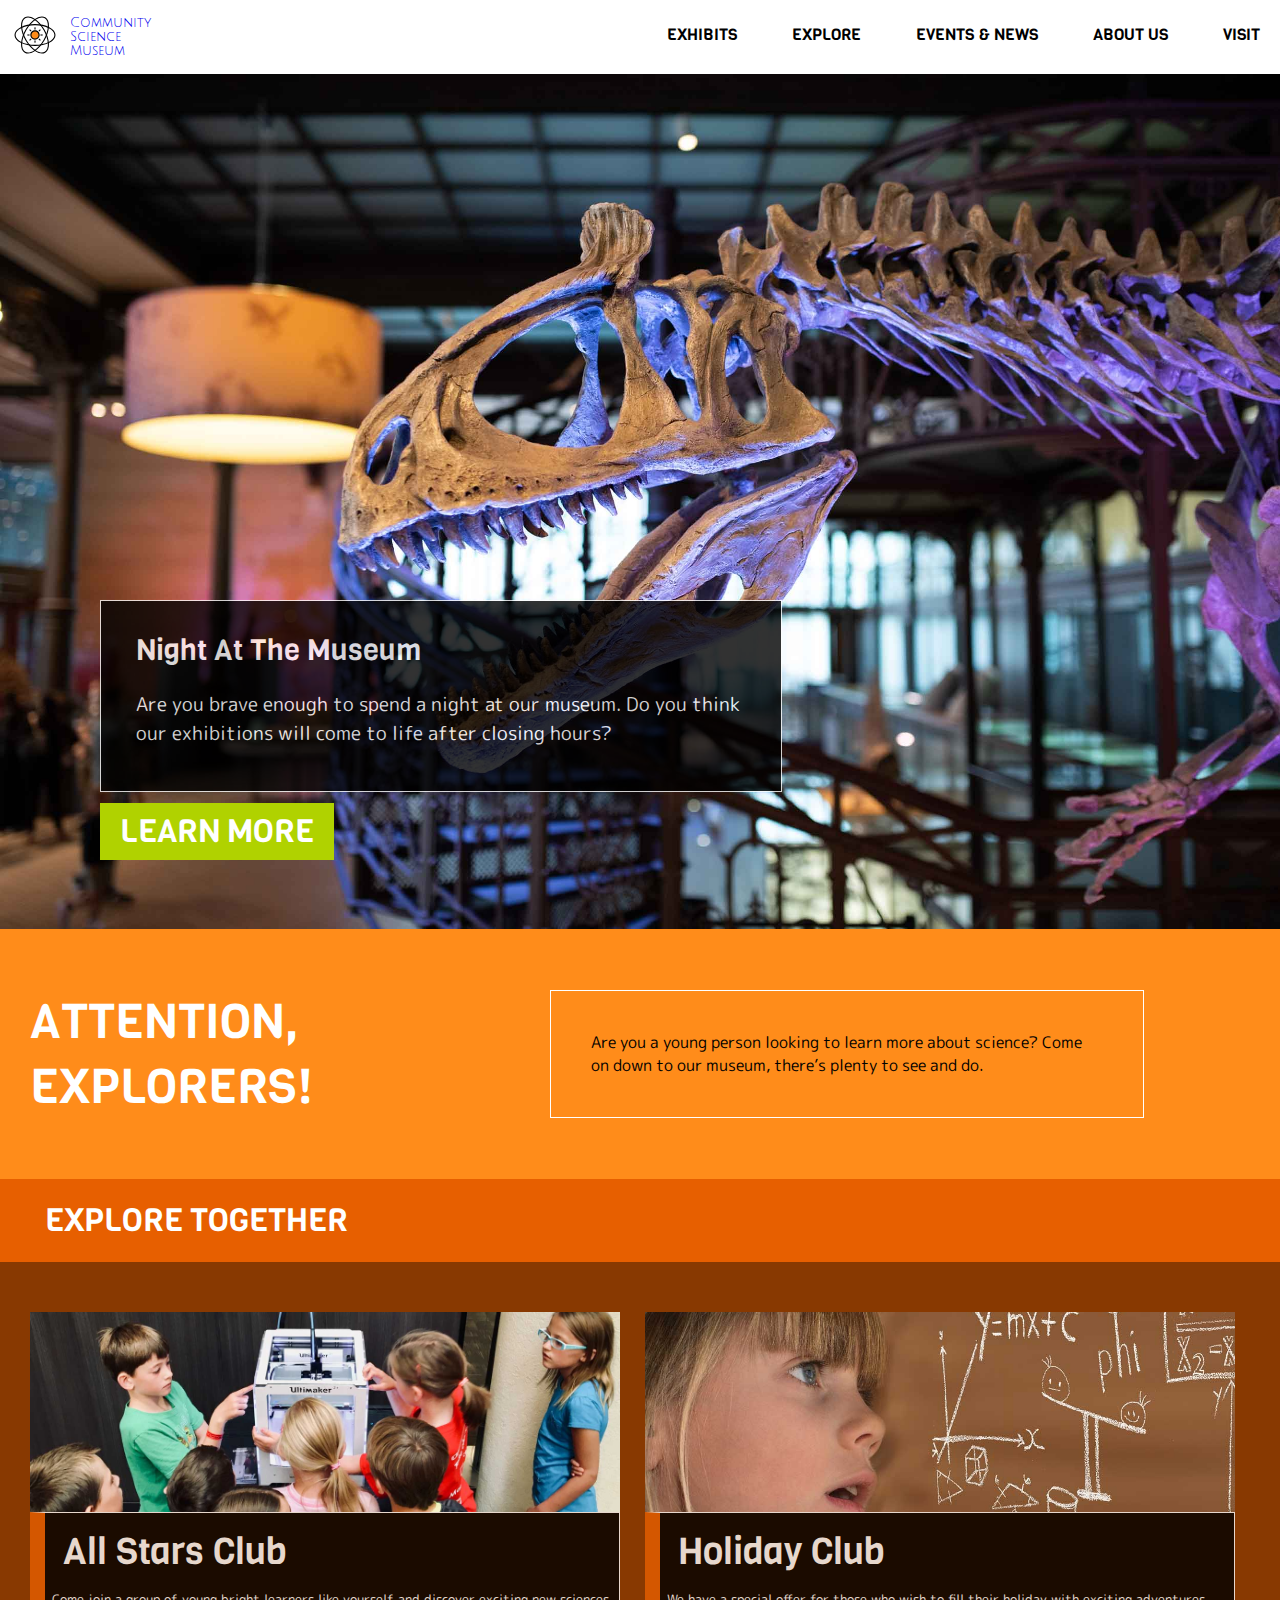
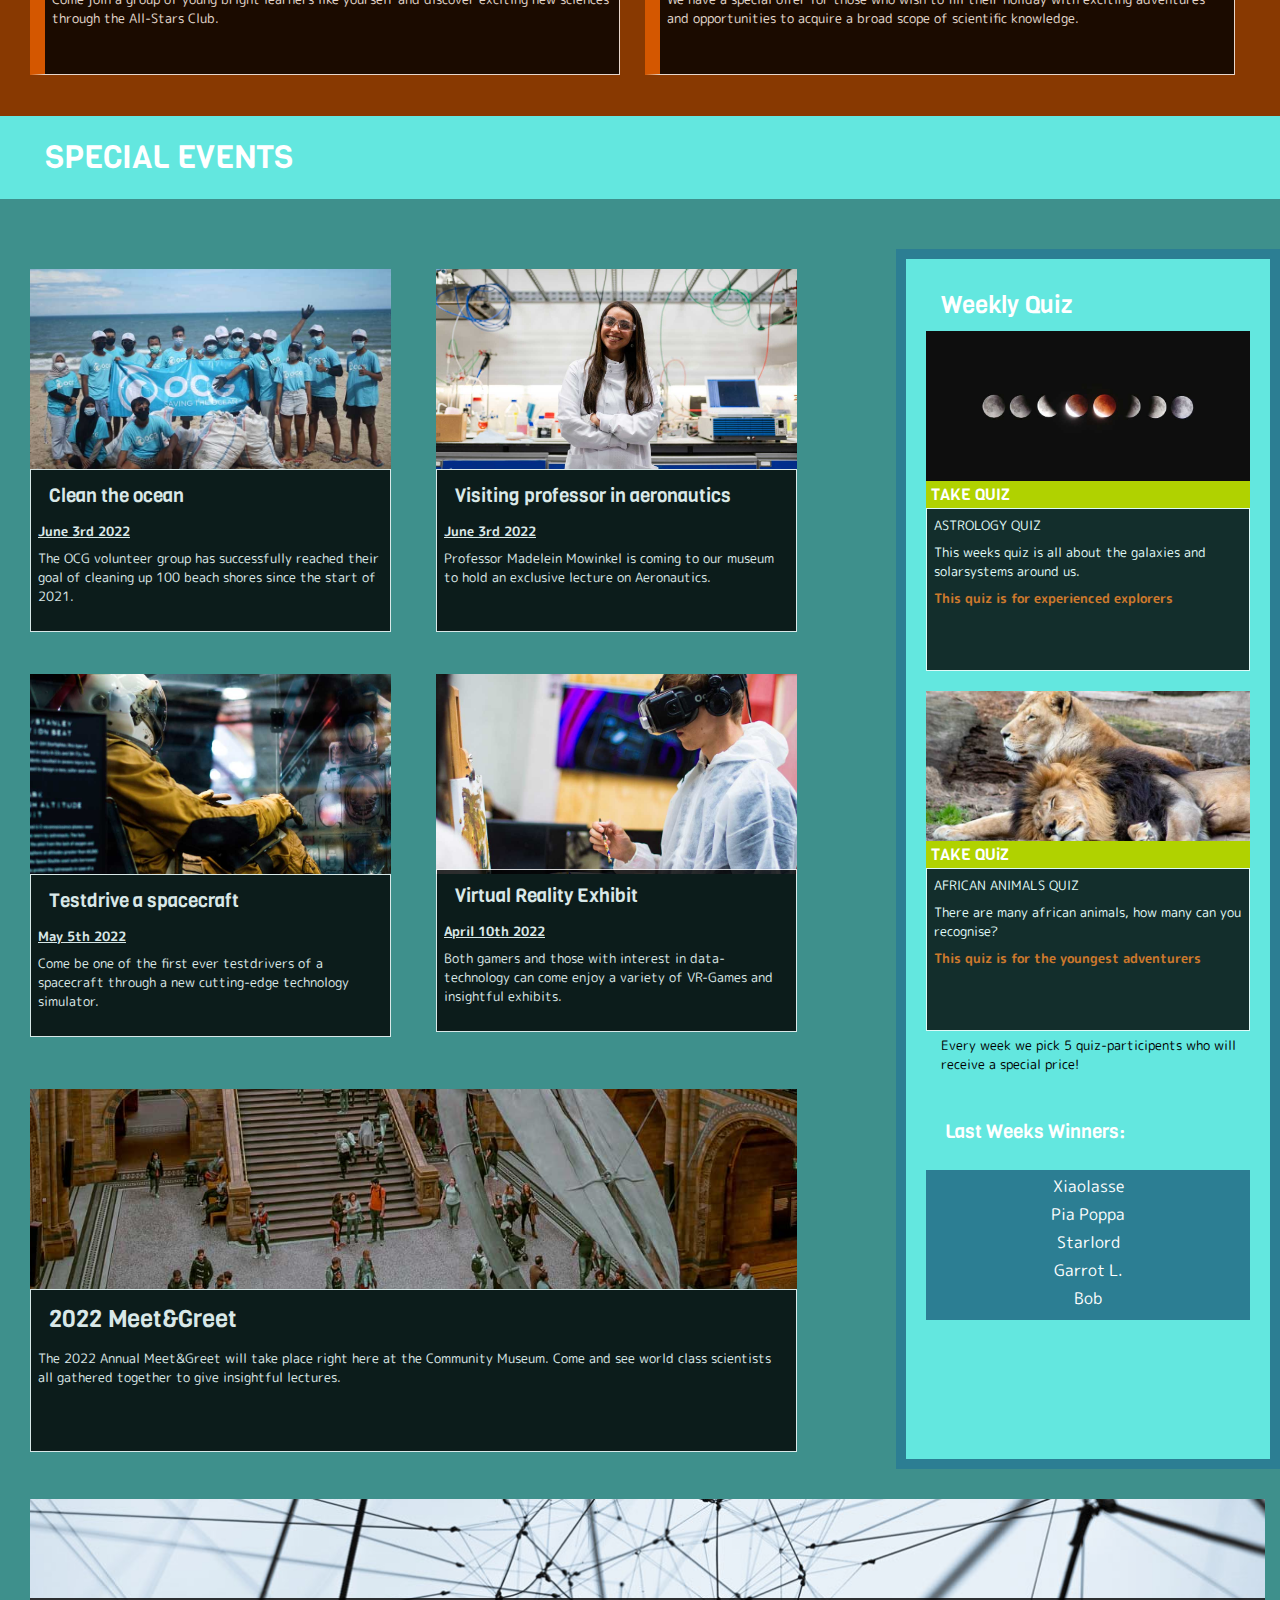
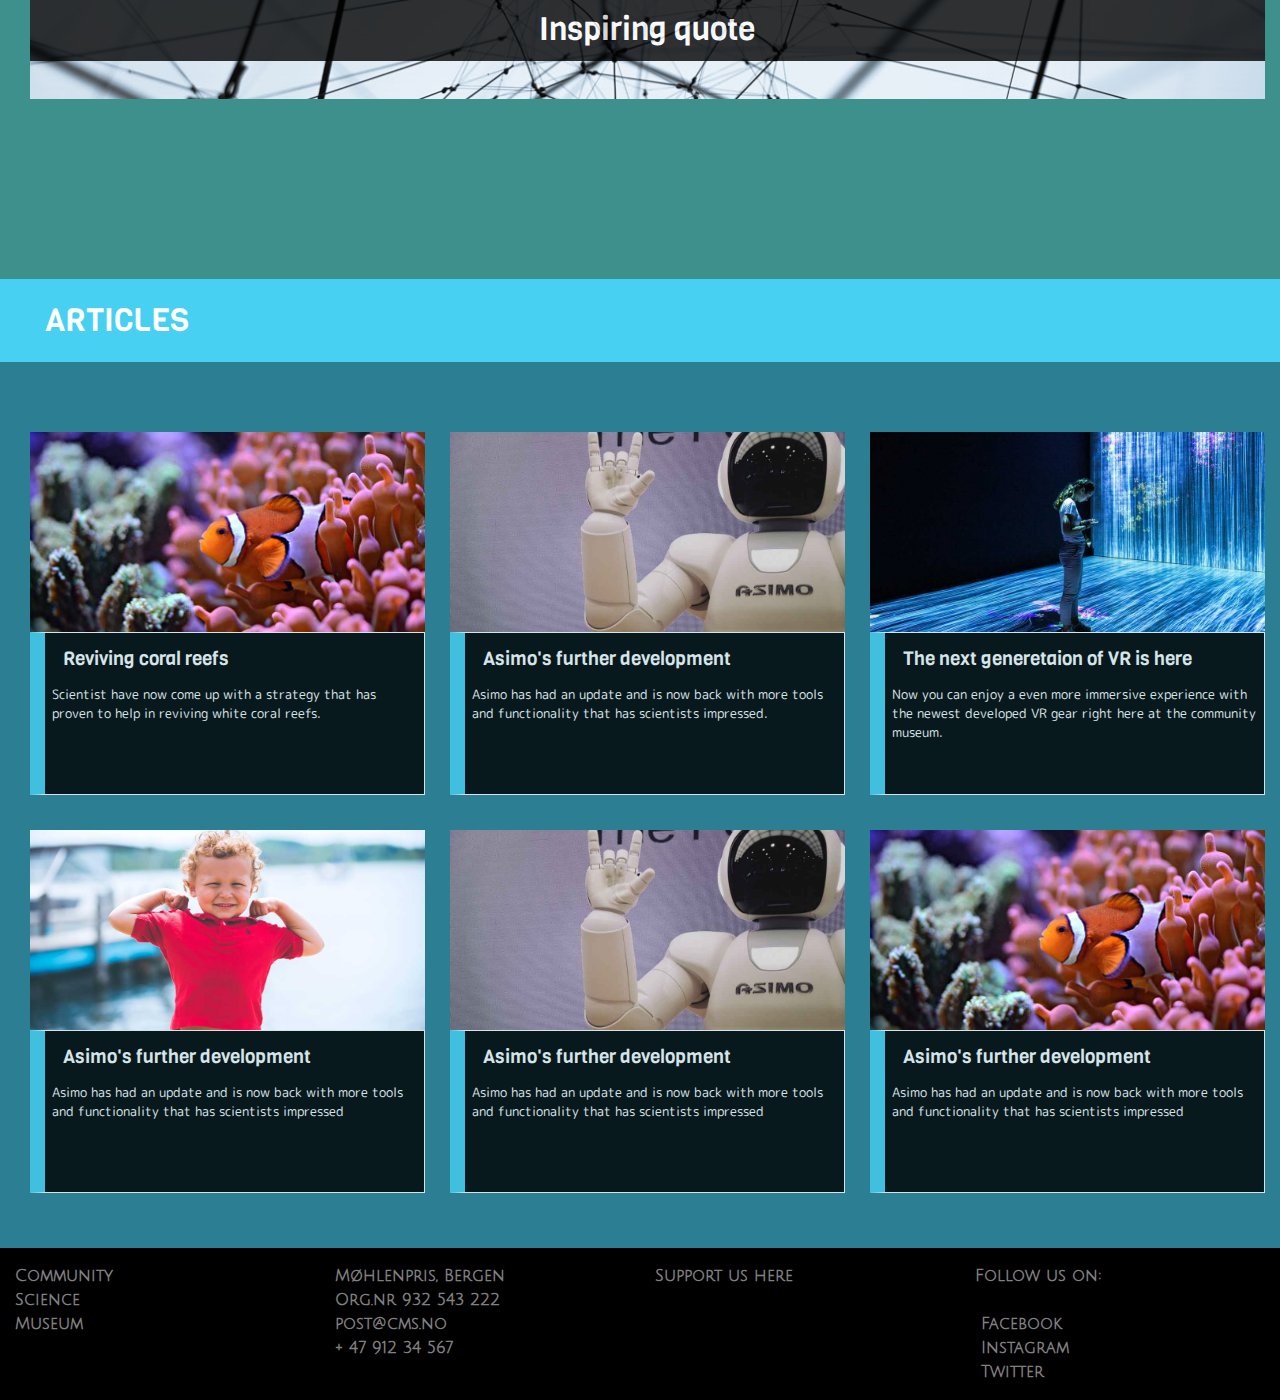
<file: index.html>
<!DOCTYPE html>
<html lang="en">
  <head>
    <meta charset="UTF-8" />
    <meta http-equiv="X-UA-Compatible" content="IE=edge" />
    <meta name="viewport" content="width=device-width, initial-scale=1.0" />
    <meta
      name="description"
      content="The Community Science Museum is a place where all young interested minds come together to learn and share knowledge."
    />
    <link
      rel="stylesheet"
      href="https://use.fontawesome.com/releases/v5.15.4/css/all.css"
      integrity="sha384-DyZ88mC6Up2uqS4h/KRgHuoeGwBcD4Ng9SiP4dIRy0EXTlnuz47vAwmeGwVChigm"
      crossorigin="anonymous"
    />
    <link rel="preconnect" href="https://fonts.googleapis.com" />
    <link rel="preconnect" href="https://fonts.gstatic.com" crossorigin />
    <link
      href="https://fonts.googleapis.com/css2?family=Julius+Sans+One&family=M+PLUS+Rounded+1c:wght@300;500&family=Viga&display=swap"
      rel="stylesheet"
    />
    <link href="/styles.css" rel="stylesheet" />
    <title>Home | Community Science Museum</title>
  </head>

  <body>
    <header>
      <div class="pooper">
        <a href="/index.html"
          ><img
            id="logo"
            src="images/icon-1719742.svg"
            alt="Community Science Museum Logo."
        /></a>
        <a href="index.html">
          <ul id="title">
            <li>Community</li>
            <li>Science</li>
            <li>Museum</li>
          </ul></a
        >
      </div>

      <label for="hamburger-menu"><i class="fas fa-bars"></i></label>
      <input type="checkbox" id="hamburger-menu" />
      <nav>
        <ul class="top-menu">
          <li>
            <a class="menu-text" href="/exhibition-spaces.html">EXHIBITS</a>
          </li>
          <li><a class="menu-text" href="/explore.html">EXPLORE</a></li>
          <li>
            <a class="menu-text" href="/special-events.html">EVENTS & NEWS</a>
          </li>
          <li><a class="menu-text" href="/about.html">ABOUT US</a></li>
          <li><a class="menu-text" href="/visit.html">VISIT</a></li>
        </ul>
      </nav>
    </header>

    <main>
      <div class="hero">
        <img
          src="images/skeletondino.jpg"
          alt="skeleton exhibit of a dinosaur"
        />
        <a class="herocta" href="special-events.html">Learn more</a>
        <div class="hoverbox">
          <h3>Night At The Museum</h3>
          <p>
            Are you brave enough to spend a night at our museum. Do you think
            our exhibitions will come to life after closing hours?
          </p>
        </div>
      </div>

      <section class="infobox">
        <h1>ATTENTION, EXPLORERS!</h1>
        <p>
          Are you a young person looking to learn more about science? Come on
          down to our museum, there’s plenty to see and do.
        </p>
      </section>

      <div class="headline red">
        <a href="/explore.html"><h2>EXPLORE TOGETHER</h2></a>
        <a href="/explore.html">View Page</a>
      </div>

      <section class="darkred-bg explore-together">
        <a href="explore.html">
          <div class="container clubs-desktop">
            <img
              src="images/childrenlearning.jpg"
              alt="A group of children learning about technology"
            />
            <p class="cta">Learn more</p>
            <div class="textbox red-border">
              <h3>All Stars Club</h3>
              <p>
                Come join a group of young bright learners like yourself and
                discover exciting new sciences through the All-Stars Club.
              </p>
            </div>
          </div>
        </a>
        <a href="explore.html">
          <div class="container clubs-desktop">
            <img src="images/smart.jpg" alt="A girl thinking about science" />
            <p class="cta">Learn more</p>
            <div class="textbox red-border">
              <h3>Holiday Club</h3>
              <p>
                We have a special offer for those who wish to fill their holiday
                with exciting adventures and opportunities to acquire a broad
                scope of scientific knowledge.
              </p>
            </div>
          </div>
        </a>
      </section>

      <div class="headline lightblue">
        <a href="/special-events.html"><h2>SPECIAL EVENTS</h2></a>
        <a href="/special-events.html">View More</a>
      </div>

      <section class="special-event">
        <section class="events-index">
          <a href="explore.html">
            <div class="container">
              <img
                src="images/cleanupcrew.jpg"
                alt="A group of voulnteers cleaning up ocean shores"
              />
              <p class="cta">Learn more</p>
              <div class="eventbox">
                <h3>Clean the ocean</h3>
                <p class="date">June 3rd 2022</p>
                <p>
                  The OCG volunteer group has successfully reached their goal of
                  cleaning up 100 beach shores since the start of 2021.
                </p>
              </div>
            </div>
          </a>
          <a href="explore.html">
            <div class="container">
              <img
                src="images/scientist.jpg"
                alt="A smiling scientist inside a laboratorium"
              />
              <p class="cta">Learn more</p>
              <div class="eventbox">
                <h3>Visiting professor in aeronautics</h3>
                <p class="date">June 3rd 2022</p>
                <p>
                  Professor Madelein Mowinkel is coming to our museum to hold an
                  exclusive lecture on Aeronautics.
                </p>
              </div>
            </div>
          </a>
          <a href="explore.html">
            <div class="container desktop-tablet">
              <img
                src="images/astronaut.jpg"
                alt="A brave astronaut preparing for take-off."
              />
              <p class="cta">Learn more</p>
              <div class="eventbox">
                <h3>Testdrive a spacecraft</h3>
                <p class="date">May 5th 2022</p>
                <p>
                  Come be one of the first ever testdrivers of a spacecraft
                  through a new cutting-edge technology simulator.
                </p>
              </div>
            </div>
          </a>
          <a href="explore.html">
            <div class="container">
              <img
                class="desktop"
                src="images/vr.jpg"
                alt="A boy playing a virtual reality painting game."
              />
              <p class="cta desktop">Learn more</p>
              <div class="eventbox desktop">
                <h3>Virtual Reality Exhibit</h3>
                <p class="date">April 10th 2022</p>
                <p>
                  Both gamers and those with interest in data-technology can
                  come enjoy a variety of VR-Games and insightful exhibits.
                </p>
              </div>
            </div>
          </a>
        </section>

        <aside class="quiz-side">
          <h2 id="weekly-quiz">Weekly Quiz</h2>

          <div class="quiz-container">
            <img
              src="images/astrology.jpg"
              alt="Lunar cycle and the red moon"
            />
            <p class="quiz-cta cta">TAKE QUIZ</p>
            <div class="quiz-textbox textbox">
              <p>ASTROLOGY QUIZ</p>
              <p>
                This weeks quiz is all about the galaxies and solarsystems
                around us.
              </p>
              <p>This quiz is for experienced explorers</p>
            </div>
          </div>

          <div class="quiz-container">
            <img src="images/lion.jpg" alt="Two lions cuddling together" />
            <p class="quiz-cta cta">TAKE QUiZ</p>
            <div class="quiz-textbox textbox">
              <p>AFRICAN ANIMALS QUIZ</p>
              <p>There are many african animals, how many can you recognise?</p>
              <p>This quiz is for the youngest adventurers</p>
            </div>
          </div>
          <p>
            Every week we pick 5 quiz-participents who will receive a special
            price!
          </p>
          <div>
            <h3><i class="fas fa-crown"></i>&nbsp;Last Weeks Winners:</h3>
            <ol>
              <li>Xiaolasse</li>
              <li>Pia Poppa</li>
              <li>Starlord</li>
              <li>Garrot L.</li>
              <li>Bob</li>
            </ol>
          </div>
        </aside>

        <section class="additional desktop-tablet">
          <a href="explore.html">
            <div class="container">
              <img
                src="images/museum.jpg"
                alt="A smiling scientist standing in a laboratorium."
              />
              <div class="textbox meetgreet">
                <h2>2022 Meet&Greet</h2>
                <p>
                  The 2022 Annual Meet&Greet will take place right here at the
                  Community Museum. Come and see world class scientists all
                  gathered together to give insightful lectures.
                </p>
              </div>
            </div>
          </a>
        </section>

        <section class="additionalsss desktop">
          <div class="container">
            <img
              src="images/william-bout-264826.jpg"
              alt="A smiling scientist standing in a laboratorium."
            />
            <div class="banner">
              <h3>Inspiring quote</h3>
            </div>
          </div>
        </section>
      </section>

      <div class="headline darkblue">
        <a href="/special-events.html"><h2>ARTICLES</h2></a>
        <a href="/special-events.html">View More</a>
      </div>

      <section class="darkblue-bg articles">
        <a href="explore.html">
          <div class="container">
            <img
              src="images/clownfish.jpg"
              alt="A clownfish peaking it's head out from the safety of the coral reef."
            />
            <p class="cta">Learn more</p>
            <div class="textbox darkblue-border">
              <h3>Reviving coral reefs</h3>
              <p>
                Scientist have now come up with a strategy that has proven to
                help in reviving white coral reefs.
              </p>
            </div>
          </div>
        </a>
        <a href="explore.html">
          <div class="container">
            <img
              src="images/asimohello.jpg"
              alt="A robot doing a friendly greeting."
            />
            <p class="cta">Learn more</p>
            <div class="textbox darkblue-border">
              <h3>Asimo's further development</h3>
              <p>
                Asimo has had an update and is now back with more tools and
                functionality that has scientists impressed.
              </p>
            </div>
          </div>
        </a>
        <a href="explore.html">
          <div class="container">
            <img
              src="images/interactivebluecut.jpg"
              alt="A girl standing inside a exhibition-room filled with blue lights."
            />
            <p class="cta">Learn more</p>
            <div class="textbox darkblue-border">
              <h3>The next generetaion of VR is here</h3>
              <p>
                Now you can enjoy a even more immersive experience with the
                newest developed VR gear right here at the community museum.
              </p>
            </div>
          </div>
        </a>
        <a href="explore.html">
          <div class="container desktop">
            <img
              src="images/strongkid.jpg"
              alt="A happy young boy looking strong and healthy."
            />
            <p class="cta">Learn more</p>
            <div class="textbox darkblue-border">
              <h3>Asimo's further development</h3>
              <p>
                Asimo has had an update and is now back with more tools and
                functionality that has scientists impressed
              </p>
            </div>
          </div>
        </a>
        <a href="explore.html">
          <div class="container desktop">
            <img
              src="images/asimohello.jpg"
              alt="A robot doing a friendly greeting."
            />
            <p class="cta">Learn more</p>
            <div class="textbox darkblue-border">
              <h3>Asimo's further development</h3>
              <p>
                Asimo has had an update and is now back with more tools and
                functionality that has scientists impressed
              </p>
            </div>
          </div>
        </a>
        <a href="explore.html">
          <div class="container desktop">
            <img
              src="images/clownfish.jpg"
              alt="A clownfish peaking it's head out from the safety of the coral reef."
            />
            <p class="cta">Learn more</p>
            <div class="textbox darkblue-border">
              <h3>Asimo's further development</h3>
              <p>
                Asimo has had an update and is now back with more tools and
                functionality that has scientists impressed
              </p>
            </div>
          </div>
        </a>
      </section>
    </main>

    <footer>
      <ul class="desktop-tablet">
        <li>Community</li>
        <li>Science</li>
        <li>Museum</li>
      </ul>
      <h3 class="mobile">Community Science Museum</h3>
      <ul class="1st-footer-list">
        <li>Møhlenpris, Bergen</li>
        <li>Org.nr 932 543 222</li>
        <li>post@cms.no</li>
        <li>+ 47 912 34 567</li>
      </ul>
      <ul class="2nd-footer-list">
        <li class="link">Support us here</li>
      </ul>
      <ul class="3rd-footer-list">
        <li>Follow us on:</li>
        <li>&nbsp;</li>
        <li class="link"><i class="fab fa-facebook"></i> &nbsp;Facebook</li>
        <li class="link"><i class="fab fa-instagram"></i> &nbsp;Instagram</li>
        <li class="link"><i class="fab fa-twitter"></i> &nbsp;Twitter</li>
      </ul>
    </footer>
  </body>
</html>
</file>
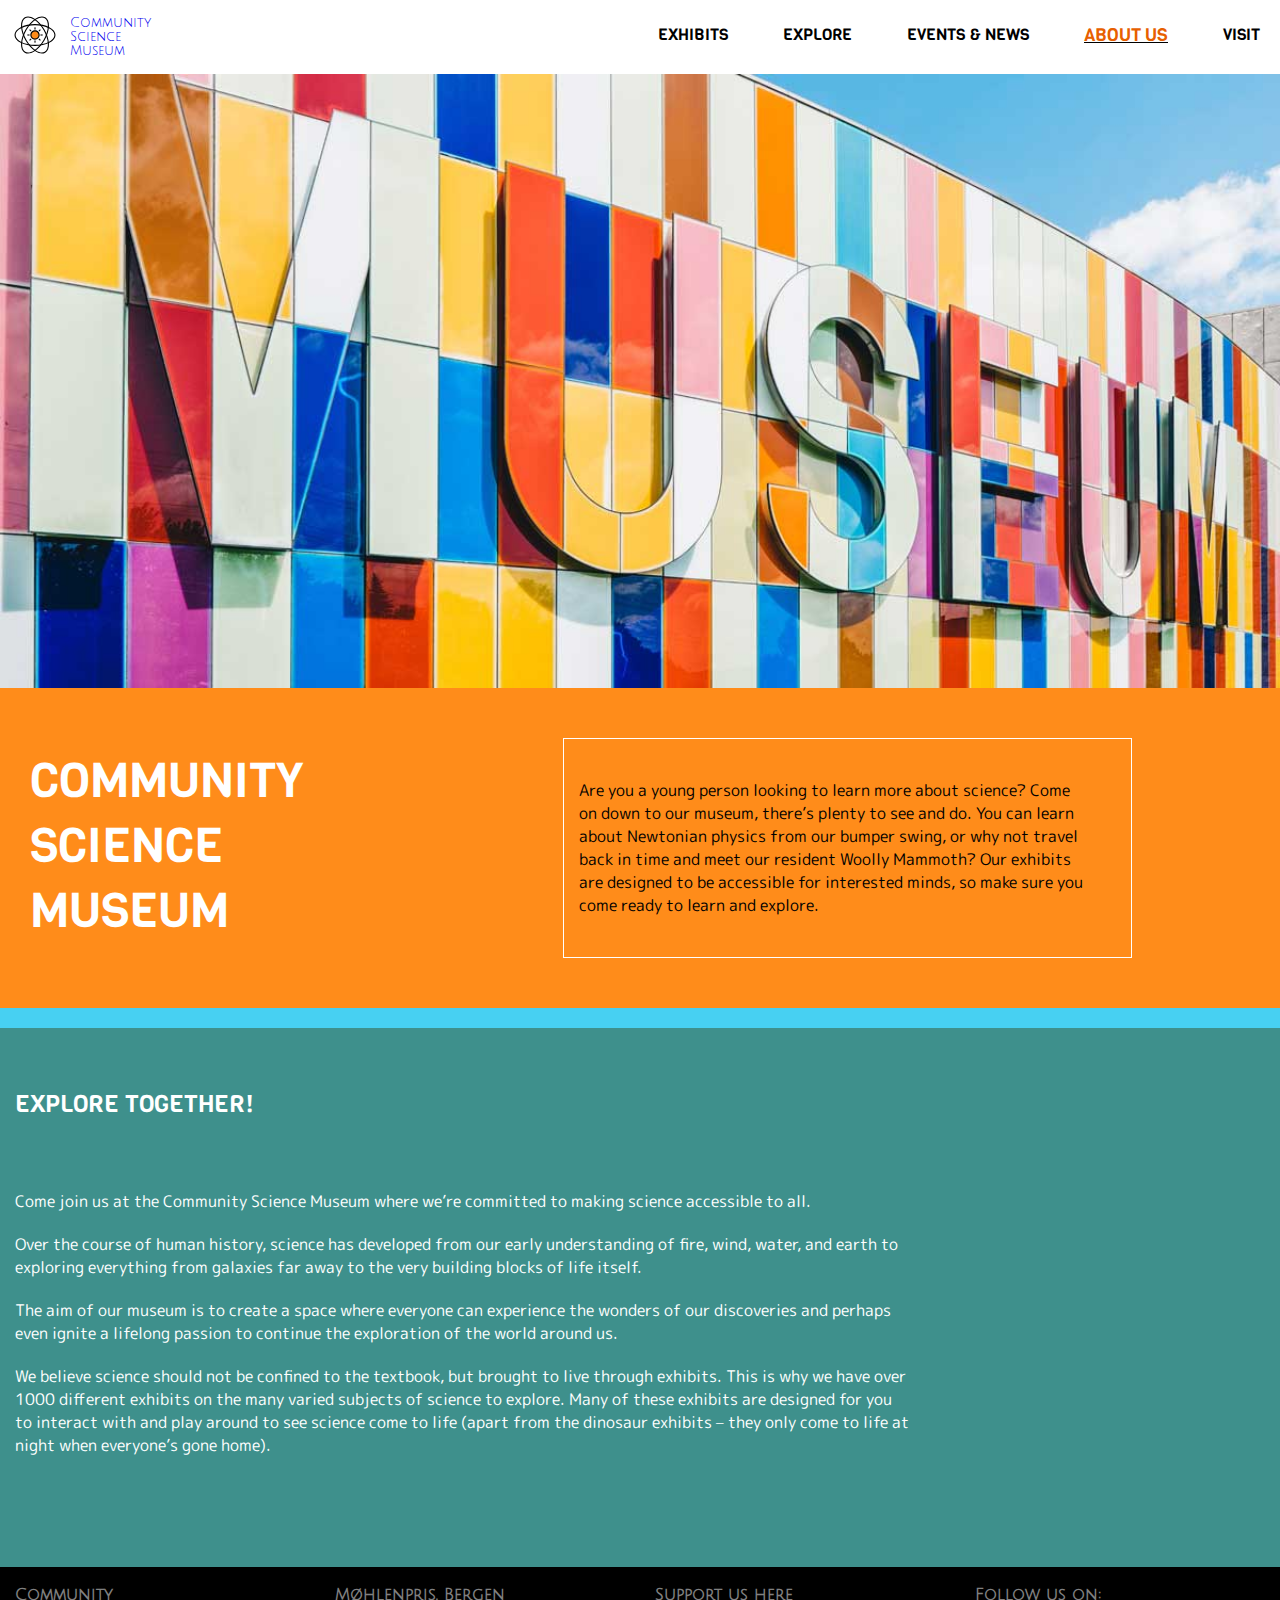
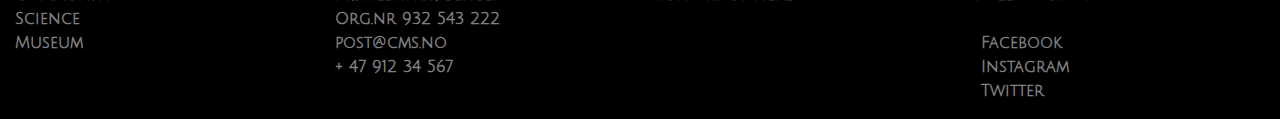
<file: about.html>
<!DOCTYPE html>
<html lang="en">
  <head>
    <meta charset="UTF-8" />
    <meta http-equiv="X-UA-Compatible" content="IE=edge" />
    <meta name="viewport" content="width=device-width, initial-scale=1.0" />
    <meta
      name="description"
      content="The Community Science Museum was built in order to provide free and easily accessible knowledge to everyone."
    />
    <link
      rel="stylesheet"
      href="https://use.fontawesome.com/releases/v5.15.4/css/all.css"
      integrity="sha384-DyZ88mC6Up2uqS4h/KRgHuoeGwBcD4Ng9SiP4dIRy0EXTlnuz47vAwmeGwVChigm"
      crossorigin="anonymous"
    />
    <link rel="preconnect" href="https://fonts.googleapis.com" />
    <link rel="preconnect" href="https://fonts.gstatic.com" crossorigin />
    <link
      href="https://fonts.googleapis.com/css2?family=Julius+Sans+One&family=M+PLUS+Rounded+1c:wght@300;500&family=Viga&display=swap"
      rel="stylesheet"
    />
    <link href="/styles.css" rel="stylesheet" />
    <title>About us | Community Science Museum</title>
  </head>

  <body>
    <header>
      <div class="pooper">
        <a href="/index.html"
          ><img
            id="logo"
            src="images/icon-1719742.svg"
            alt="Community Science Museum Logo."
        /></a>
        <a href="index.html">
          <ul id="title">
            <li>Community</li>
            <li>Science</li>
            <li>Museum</li>
          </ul></a
        >
      </div>

      <label for="hamburger-menu"><i class="fas fa-bars"></i></label>
      <input type="checkbox" id="hamburger-menu" />
      <nav>
        <ul class="top-menu">
          <li>
            <a class="menu-text" href="/exhibition-spaces.html">EXHIBITS</a>
          </li>
          <li><a class="menu-text" href="/explore.html">EXPLORE</a></li>
          <li>
            <a class="menu-text" href="/special-events.html">EVENTS & NEWS</a>
          </li>
          <li class="about-page active-page">
            <a class="menu-text" href="/about.html">ABOUT US</a>
          </li>
          <li><a class="menu-text" href="/visit.html">VISIT</a></li>
        </ul>
      </nav>
    </header>

    <main id="about">
      <img
        src="images/museum-fix.jpg"
        alt="a photo of the museum from the outside"
      />
      <section class="infobox">
        <h1>COMMUNITY SCIENCE MUSEUM</h1>
        <p>
          Are you a young person looking to learn more about science? Come on
          down to our museum, there’s plenty to see and do. You can learn about
          Newtonian physics from our bumper swing, or why not travel back in
          time and meet our resident Woolly Mammoth? Our exhibits are designed
          to be accessible for interested minds, so make sure you come ready to
          learn and explore.
        </p>
      </section>
      <div class="darkblue"><p></p></div>
      <section class="lightblue-bg">
        <h2 class="padding30px">EXPLORE TOGETHER!</h2>
        <div class="bulk-text">
          <p>
            Come join us at the Community Science Museum where we’re committed
            to making science accessible to all.
          </p>
          <p>
            Over the course of human history, science has developed from our
            early understanding of fire, wind, water, and earth to exploring
            everything from galaxies far away to the very building blocks of
            life itself.
          </p>
          <p>
            The aim of our museum is to create a space where everyone can
            experience the wonders of our discoveries and perhaps even ignite a
            lifelong passion to continue the exploration of the world around us.
          </p>
          <p>
            We believe science should not be confined to the textbook, but
            brought to live through exhibits. This is why we have over 1000
            different exhibits on the many varied subjects of science to
            explore. Many of these exhibits are designed for you to interact
            with and play around to see science come to life (apart from the
            dinosaur exhibits – they only come to life at night when everyone’s
            gone home).
          </p>
        </div>
      </section>
    </main>

    <footer>
      <ul class="desktop-tablet">
        <li>Community</li>
        <li>Science</li>
        <li>Museum</li>
      </ul>
      <h3 class="mobile">Community Science Museum</h3>
      <ul class="1st-footer-list">
        <li>Møhlenpris, Bergen</li>
        <li>Org.nr 932 543 222</li>
        <li>post@cms.no</li>
        <li>+ 47 912 34 567</li>
      </ul>
      <ul class="2nd-footer-list">
        <li class="link">Support us here</li>
      </ul>
      <ul class="3rd-footer-list">
        <li>Follow us on:</li>
        <li>&nbsp;</li>
        <li class="link"><i class="fab fa-facebook"></i> &nbsp;Facebook</li>
        <li class="link"><i class="fab fa-instagram"></i> &nbsp;Instagram</li>
        <li class="link"><i class="fab fa-twitter"></i> &nbsp;Twitter</li>
      </ul>
    </footer>
  </body>
</html>
</file>
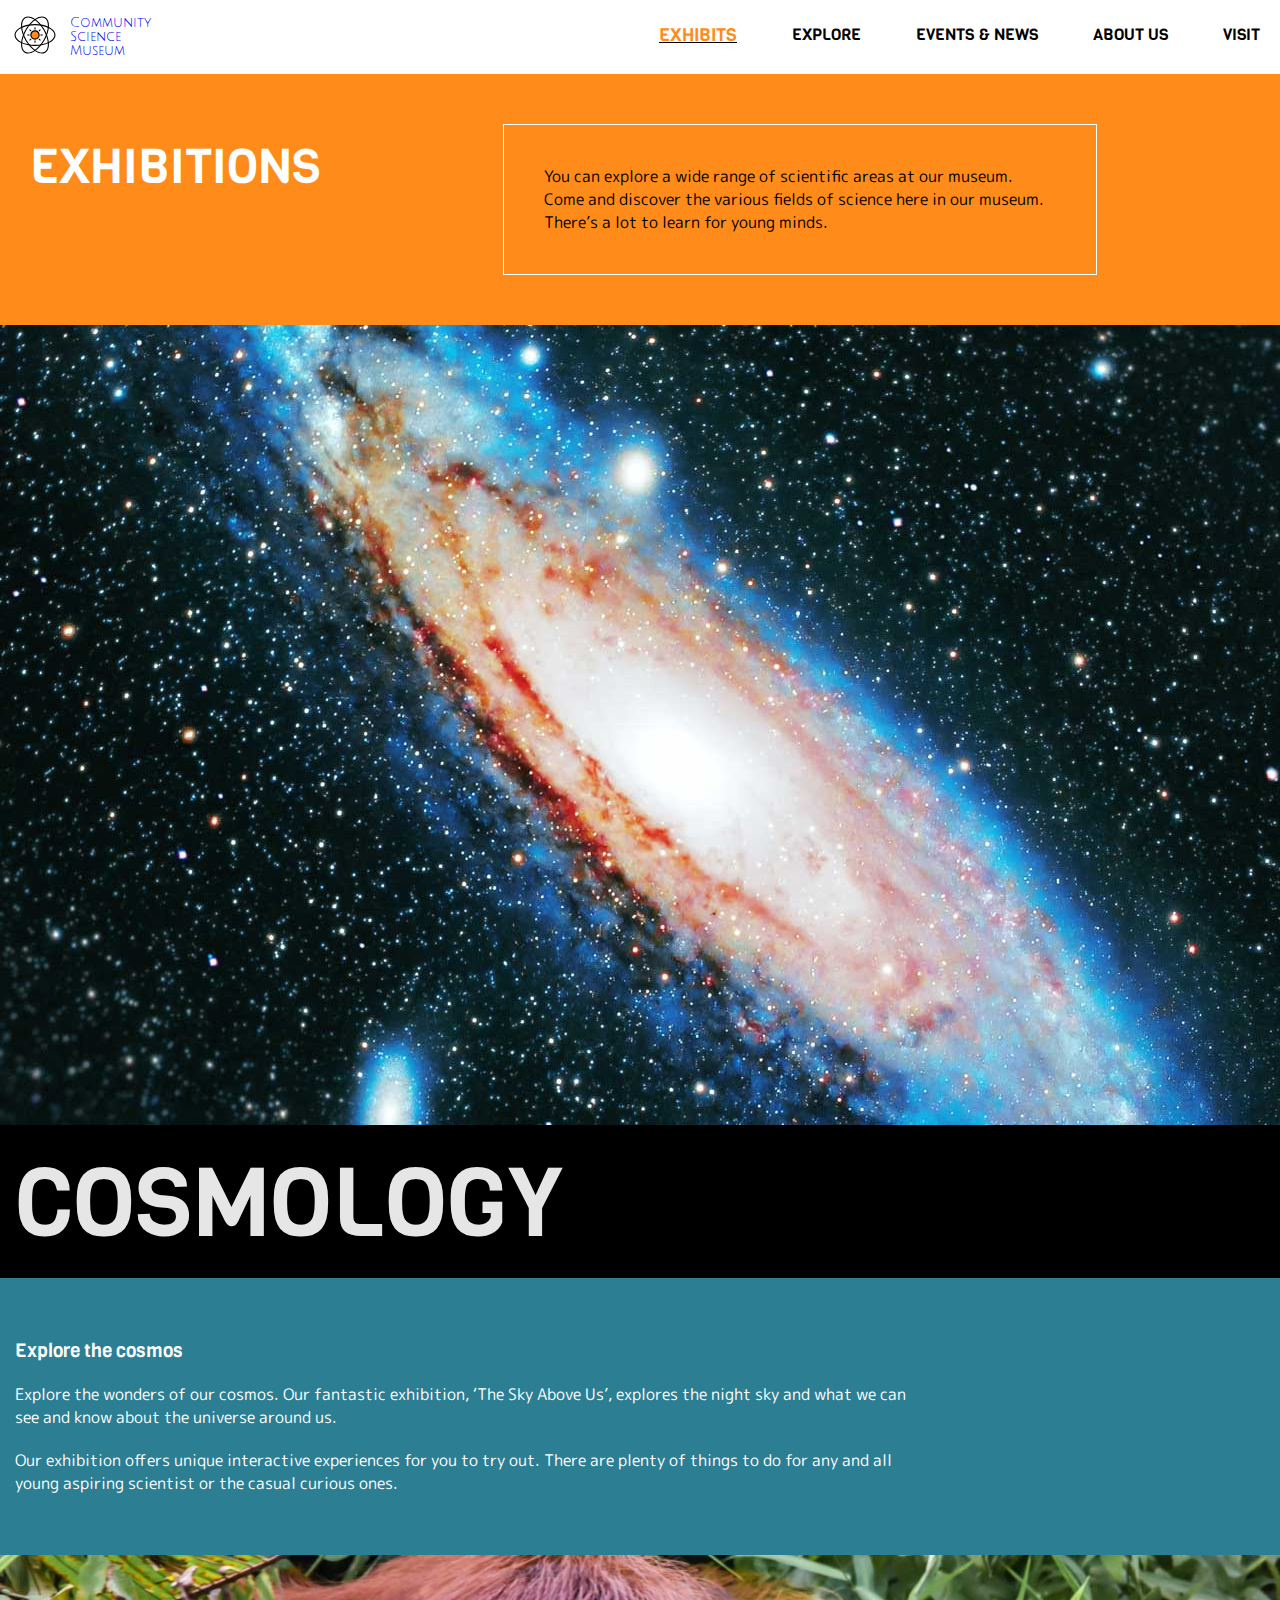
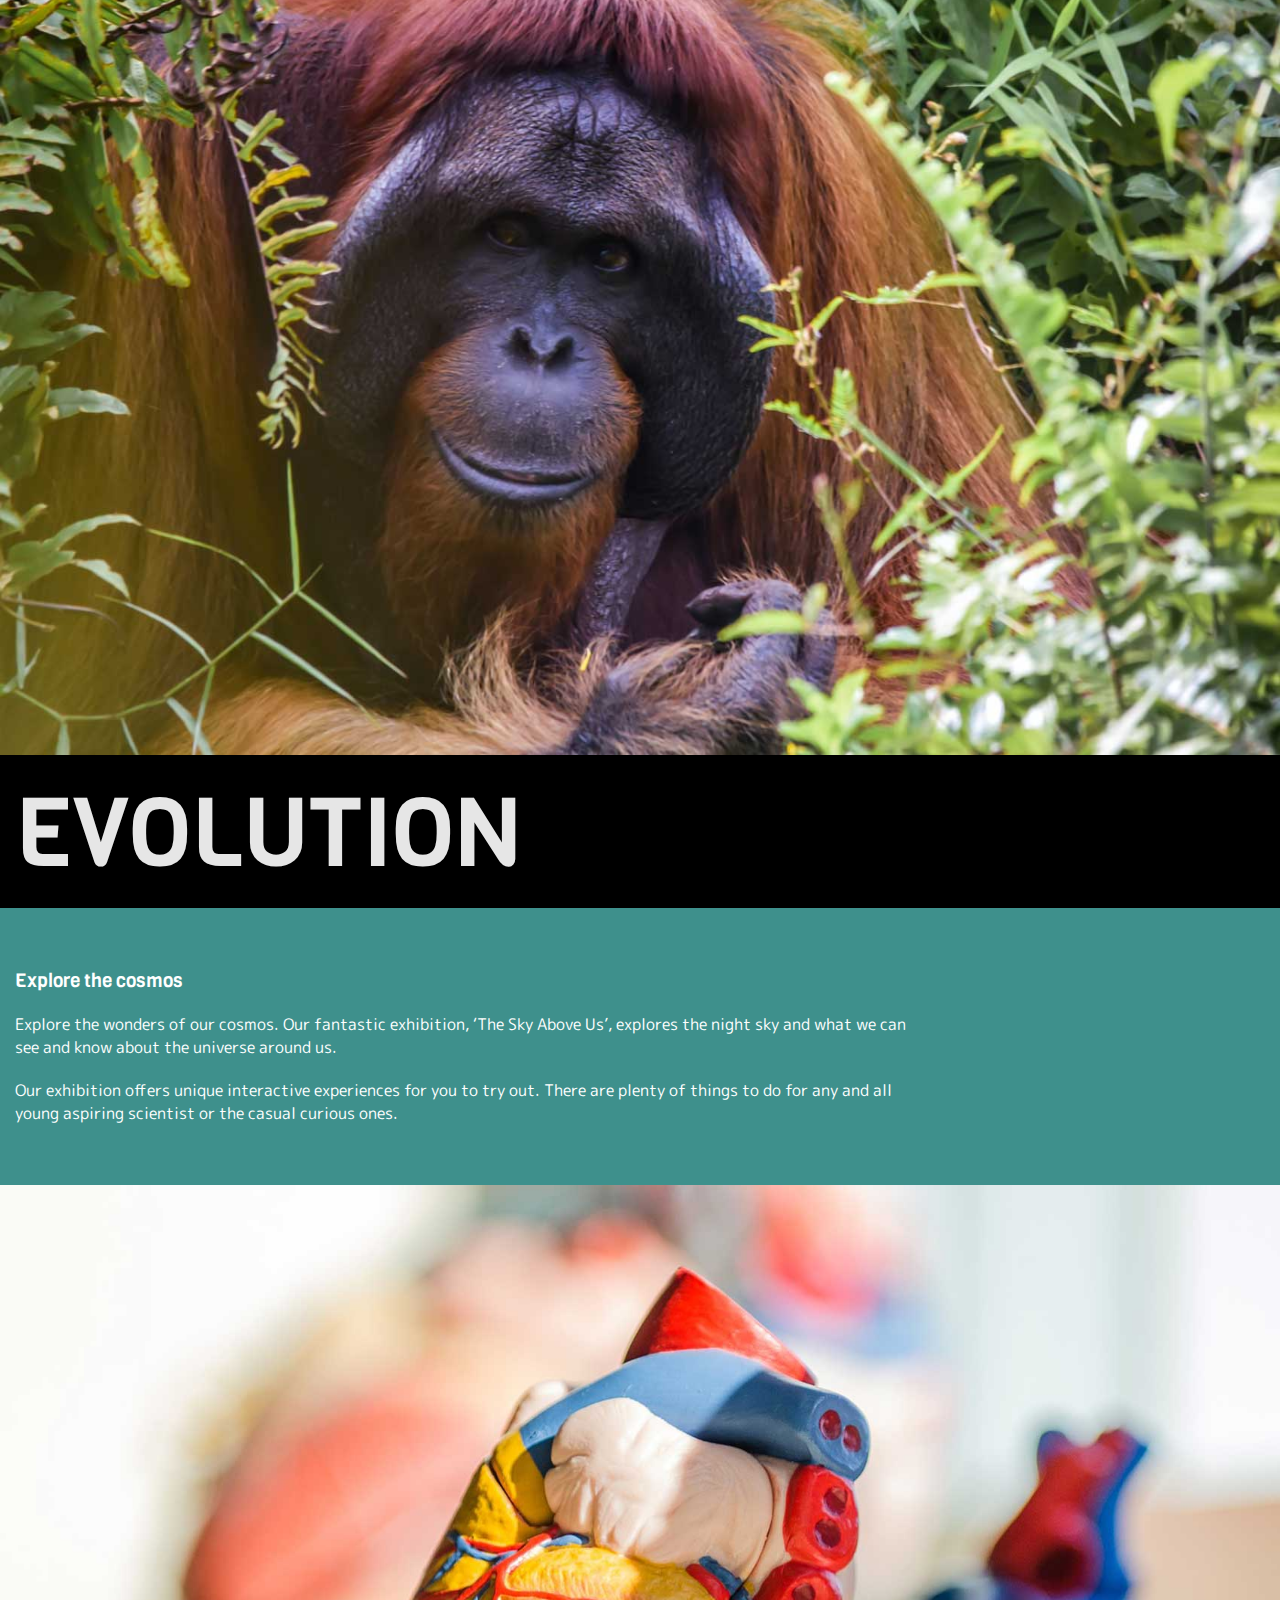
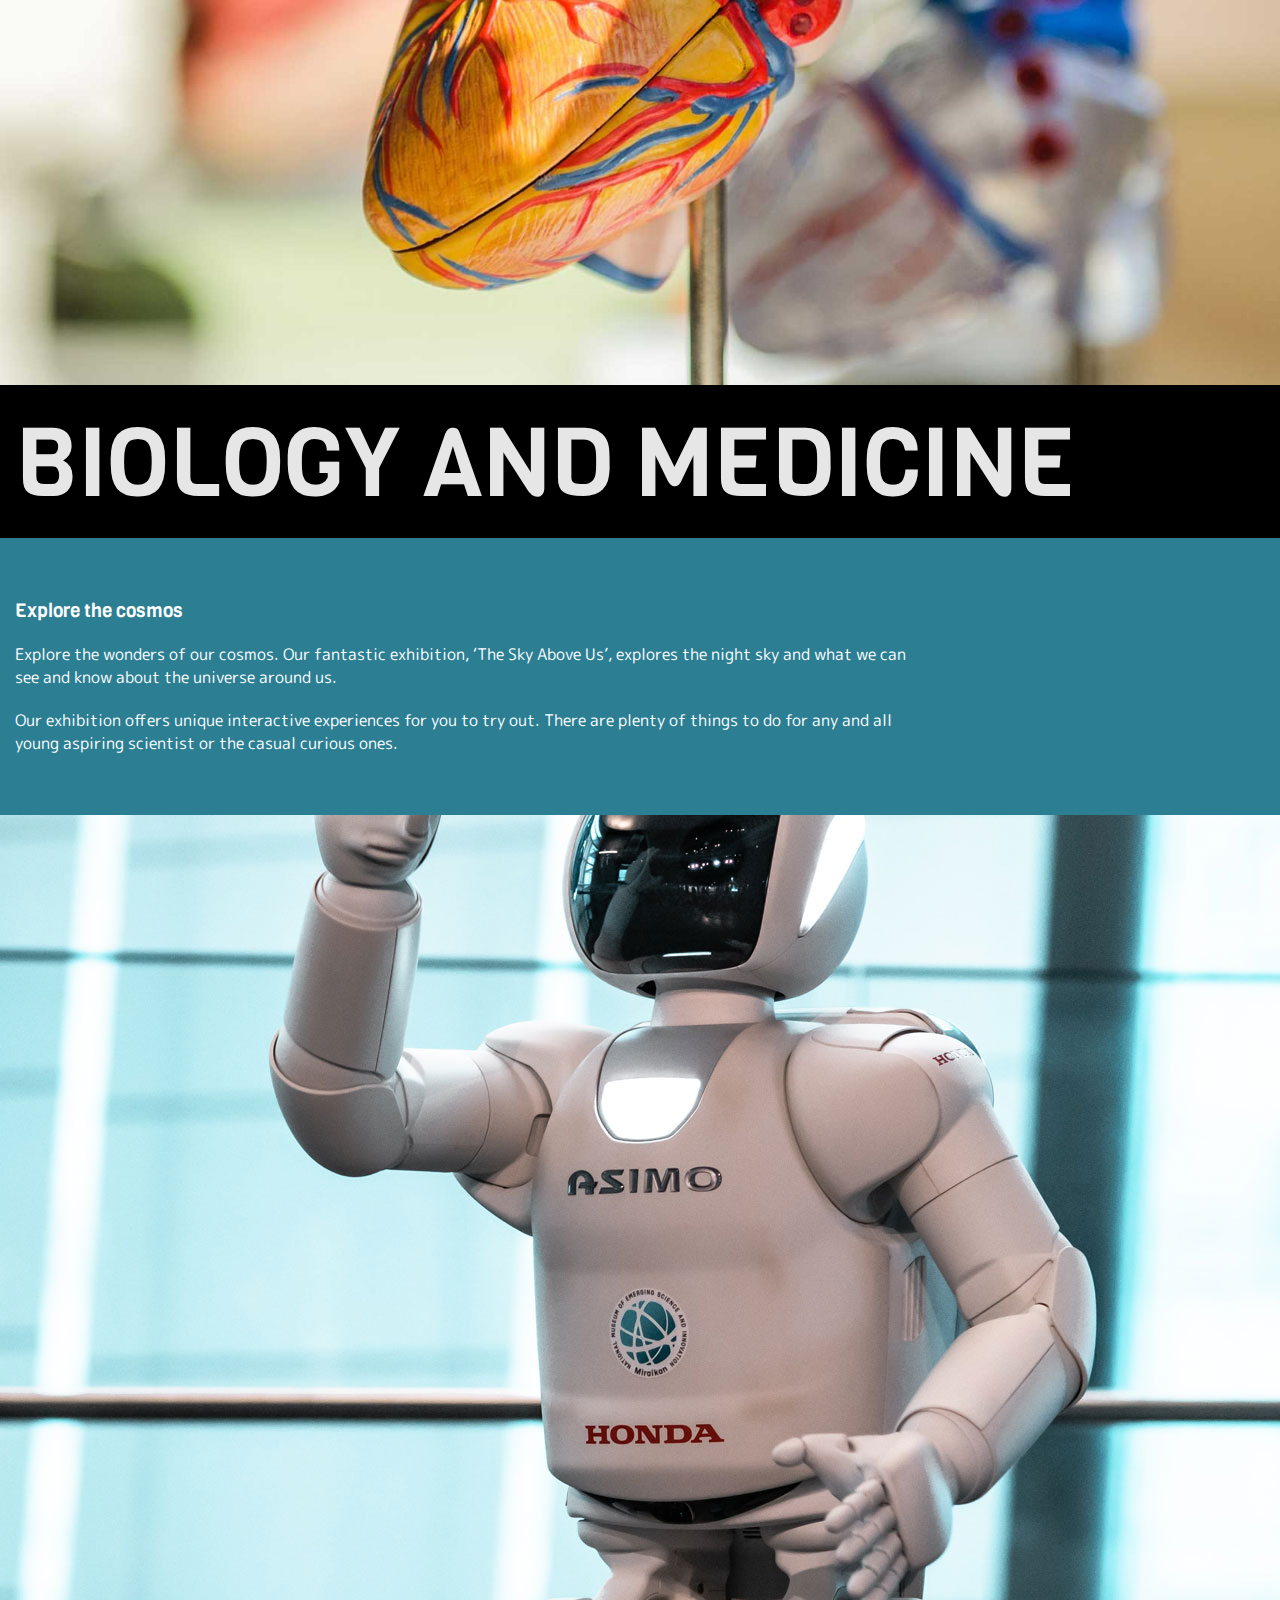
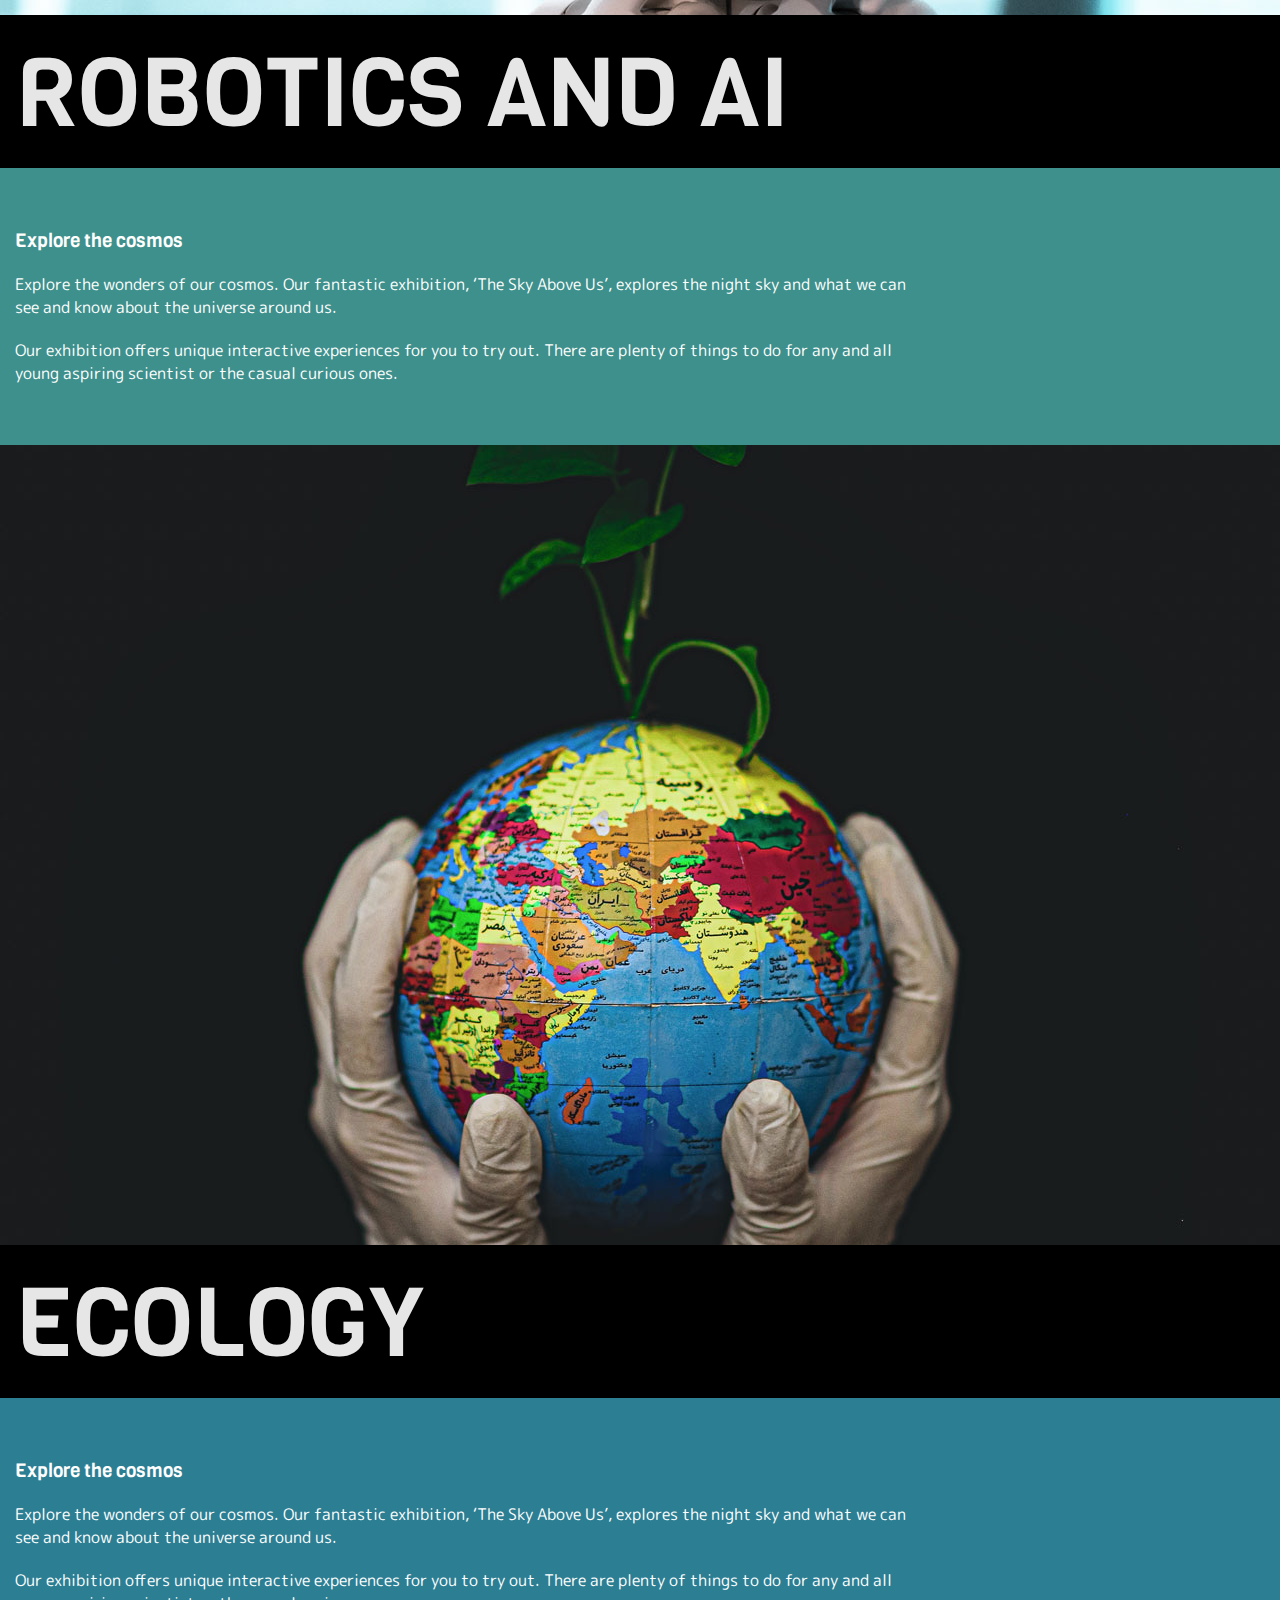
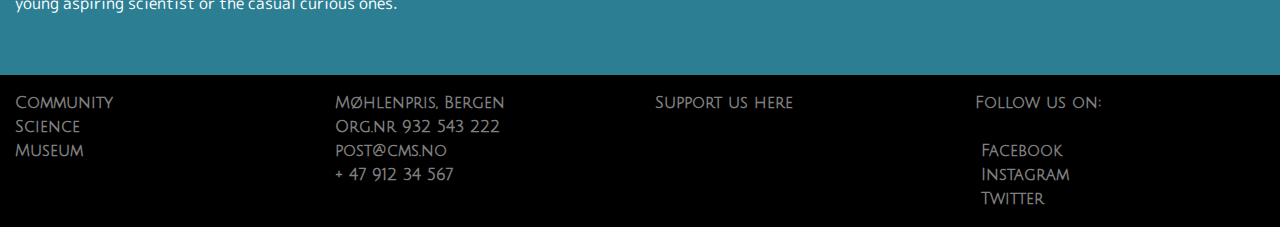
<file: exhibition-spaces.html>
<!DOCTYPE html>
<html lang="en">
  <head>
    <meta charset="UTF-8" />
    <meta http-equiv="X-UA-Compatible" content="IE=edge" />
    <meta name="viewport" content="width=device-width, initial-scale=1.0" />
    <meta
      name="description"
      content="The Community Science Museum offers exciting and interactive exhibitions on a wide variety of field such as Cosmology, Evolution, Biology, Ecology and Robotics."
    />
    <link
      rel="stylesheet"
      href="https://use.fontawesome.com/releases/v5.15.4/css/all.css"
      integrity="sha384-DyZ88mC6Up2uqS4h/KRgHuoeGwBcD4Ng9SiP4dIRy0EXTlnuz47vAwmeGwVChigm"
      crossorigin="anonymous"
    />
    <link rel="preconnect" href="https://fonts.googleapis.com" />
    <link rel="preconnect" href="https://fonts.gstatic.com" crossorigin />
    <link
      href="https://fonts.googleapis.com/css2?family=Julius+Sans+One&family=M+PLUS+Rounded+1c:wght@300;500&family=Viga&display=swap"
      rel="stylesheet"
    />
    <link href="/styles.css" rel="stylesheet" />
    <title>Exhibitions | Community Science Museum</title>
  </head>

  <body>
    <header>
      <div class="pooper">
        <a href="/index.html"
          ><img
            id="logo"
            src="images/icon-1719742.svg"
            alt="Community Science Museum Logo."
        /></a>
        <a href="index.html">
          <ul id="title">
            <li>Community</li>
            <li>Science</li>
            <li>Museum</li>
          </ul></a
        >
      </div>

      <label for="hamburger-menu"><i class="fas fa-bars"></i></label>
      <input type="checkbox" id="hamburger-menu" />
      <nav>
        <ul class="top-menu">
          <li class="exhibit-page active-page">
            <a class="menu-text" href="/exhibition-spaces.html">EXHIBITS</a>
          </li>
          <li><a class="menu-text" href="/explore.html">EXPLORE</a></li>
          <li>
            <a class="menu-text" href="/special-events.html">EVENTS & NEWS</a>
          </li>
          <li><a class="menu-text" href="/about.html">ABOUT US</a></li>
          <li><a class="menu-text" href="/visit.html">VISIT</a></li>
        </ul>
      </nav>
    </header>

    <main class="exhibitions">
      <section class="infobox">
        <h1>EXHIBITIONS</h1>
        <p>
          You can explore a wide range of scientific areas at our museum. Come
          and discover the various fields of science here in our museum. There’s
          a lot to learn for young minds.
        </p>
      </section>
      <section class="cosmology exhibit-space">
        <picture>
          <source srcset="images/galaxy-fix.jpg" media="(max-width: 640px)" />
          <img
            src="images/galaxyDESK.jpg"
            alt="Galaxy with billions of stars and planets"
          />
        </picture>
        <h2>COSMOLOGY</h2>
      </section>
      <div class="darkblue-bg bulk-text">
        <h3>Explore the cosmos</h3>
        <p>
          Explore the wonders of our cosmos. Our fantastic exhibition, ‘The Sky
          Above Us’, explores the night sky and what we can see and know about
          the universe around us.
        </p>
        <p>
          Our exhibition offers unique interactive experiences for you to try
          out. There are plenty of things to do for any and all young aspiring
          scientist or the casual curious ones.
        </p>
      </div>
      <section class="evolution exhibit-space">
        <picture>
          <source
            srcset="images/orangutang-fix.jpg"
            media="(max-width: 640px)"
          />
          <img
            src="images/orangutangDESK.jpg"
            alt="An curious oranguetang looking around."
          />
        </picture>
        <h2>EVOLUTION</h2>
      </section>
      <div class="lightblue-bg bulk-text">
        <h3>Explore the cosmos</h3>
        <p>
          Explore the wonders of our cosmos. Our fantastic exhibition, ‘The Sky
          Above Us’, explores the night sky and what we can see and know about
          the universe around us.
        </p>
        <p>
          Our exhibition offers unique interactive experiences for you to try
          out. There are plenty of things to do for any and all young aspiring
          scientist or the casual curious ones.
        </p>
      </div>
      <section class="bio-med exhibit-space">
        <picture>
          <source srcset="images/heart-fix.jpg" media="(max-width: 640px)" />
          <img
            src="images/biologyDESK.jpg"
            alt="A display figure showing the heart organ."
          />
        </picture>
        <h2>BIOLOGY AND MEDICINE</h2>
      </section>
      <div class="darkblue-bg bulk-text">
        <h3>Explore the cosmos</h3>
        <p>
          Explore the wonders of our cosmos. Our fantastic exhibition, ‘The Sky
          Above Us’, explores the night sky and what we can see and know about
          the universe around us.
        </p>
        <p>
          Our exhibition offers unique interactive experiences for you to try
          out. There are plenty of things to do for any and all young aspiring
          scientist or the casual curious ones.
        </p>
      </div>
      <section class="rob-ai exhibit-space">
        <picture>
          <source srcset="images/asimo-fix.jpg" media="(max-width: 640px)" />
          <img
            src="images/asimoDESK.jpg"
            alt="A friendly robot greeting people."
          />
        </picture>
        <h2>ROBOTICS AND AI</h2>
      </section>
      <div class="lightblue-bg bulk-text">
        <h3>Explore the cosmos</h3>
        <p>
          Explore the wonders of our cosmos. Our fantastic exhibition, ‘The Sky
          Above Us’, explores the night sky and what we can see and know about
          the universe around us.
        </p>
        <p>
          Our exhibition offers unique interactive experiences for you to try
          out. There are plenty of things to do for any and all young aspiring
          scientist or the casual curious ones.
        </p>
      </div>
      <section class="ecology exhibit-space">
        <picture>
          <source
            srcset="images/saveearth-fix.jpg"
            media="(max-width: 640px)"
          />
          <img
            src="images/saveearthDESK.jpg"
            alt="Hands holding earth. Symbolic of taking better care of the planet."
          />
        </picture>
        <h2>ECOLOGY</h2>
      </section>
      <div class="darkblue-bg bulk-text">
        <h3>Explore the cosmos</h3>
        <p>
          Explore the wonders of our cosmos. Our fantastic exhibition, ‘The Sky
          Above Us’, explores the night sky and what we can see and know about
          the universe around us.
        </p>
        <p>
          Our exhibition offers unique interactive experiences for you to try
          out. There are plenty of things to do for any and all young aspiring
          scientist or the casual curious ones.
        </p>
      </div>
    </main>

    <footer>
      <ul class="desktop-tablet">
        <li>Community</li>
        <li>Science</li>
        <li>Museum</li>
      </ul>
      <h3 class="mobile">Community Science Museum</h3>
      <ul class="1st-footer-list">
        <li>Møhlenpris, Bergen</li>
        <li>Org.nr 932 543 222</li>
        <li>post@cms.no</li>
        <li>+ 47 912 34 567</li>
      </ul>
      <ul class="2nd-footer-list">
        <li class="link">Support us here</li>
      </ul>
      <ul class="3rd-footer-list">
        <li>Follow us on:</li>
        <li>&nbsp;</li>
        <li class="link"><i class="fab fa-facebook"></i> &nbsp;Facebook</li>
        <li class="link"><i class="fab fa-instagram"></i> &nbsp;Instagram</li>
        <li class="link"><i class="fab fa-twitter"></i> &nbsp;Twitter</li>
      </ul>
    </footer>
  </body>
</html>
</file>
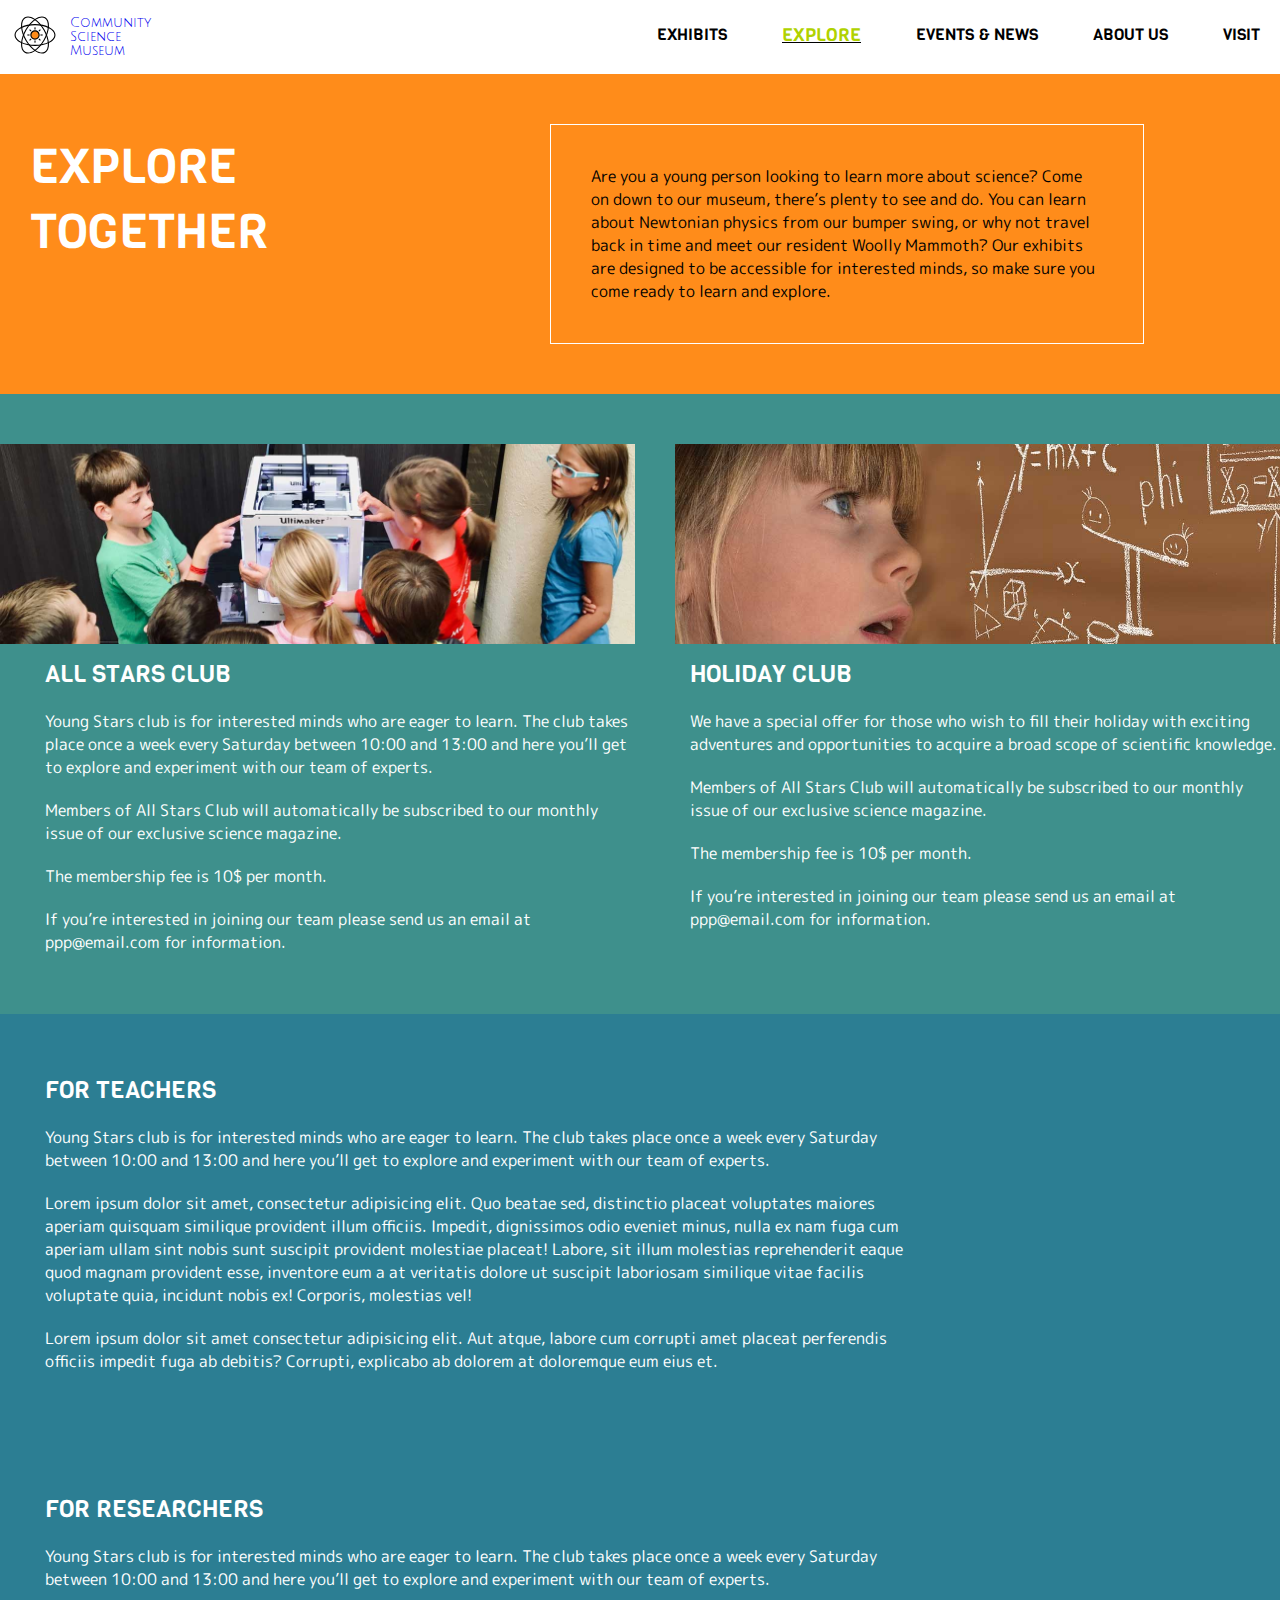
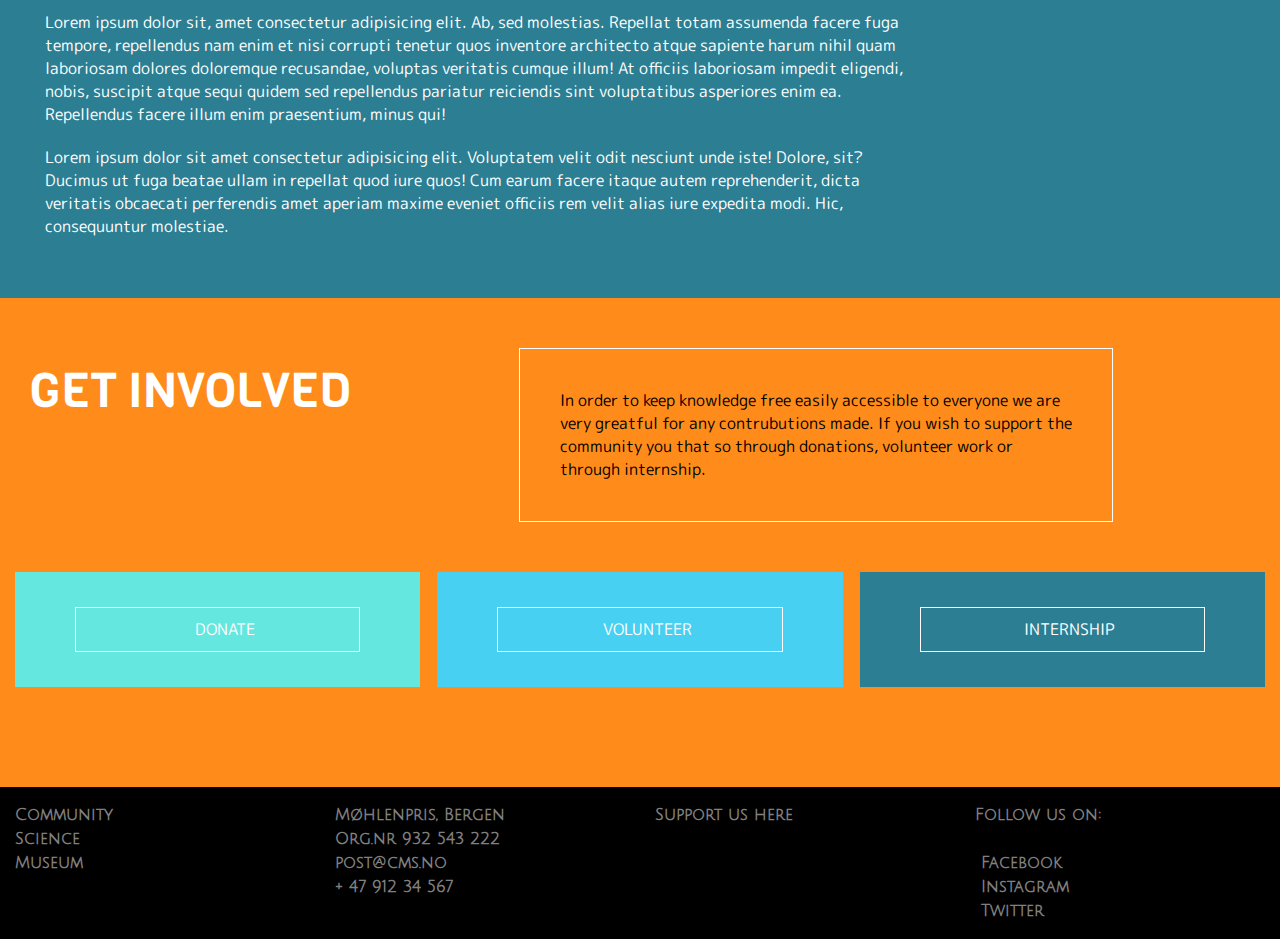
<file: explore.html>
<!DOCTYPE html>
<html lang="en">
  <head>
    <meta charset="UTF-8" />
    <meta http-equiv="X-UA-Compatible" content="IE=edge" />
    <meta name="viewport" content="width=device-width, initial-scale=1.0" />
    <meta
      name="description"
      content="The Community Museum offers club memberships that provides fun and interactive experiences for those between 7-15 years. There are opportunities for collaborative work between our research faculty and other teachers or researchers. Please contact us if you are interested in sharing your ideas and research."
    />
    <link
      rel="stylesheet"
      href="https://use.fontawesome.com/releases/v5.15.4/css/all.css"
      integrity="sha384-DyZ88mC6Up2uqS4h/KRgHuoeGwBcD4Ng9SiP4dIRy0EXTlnuz47vAwmeGwVChigm"
      crossorigin="anonymous"
    />
    <link rel="preconnect" href="https://fonts.googleapis.com" />
    <link rel="preconnect" href="https://fonts.gstatic.com" crossorigin />
    <link
      href="https://fonts.googleapis.com/css2?family=Julius+Sans+One&family=M+PLUS+Rounded+1c:wght@300;500&family=Viga&display=swap"
      rel="stylesheet"
    />
    <link href="/styles.css" rel="stylesheet" />
    <title>Explore | Community Science Museum</title>
  </head>

  <body>
    <header>
      <div class="pooper">
        <a href="/index.html"
          ><img
            id="logo"
            src="images/icon-1719742.svg"
            alt="Community Science Museum Logo."
        /></a>
        <a href="index.html">
          <ul id="title">
            <li>Community</li>
            <li>Science</li>
            <li>Museum</li>
          </ul></a
        >
      </div>

      <label for="hamburger-menu"><i class="fas fa-bars"></i></label>
      <input type="checkbox" id="hamburger-menu" />
      <nav>
        <ul class="top-menu">
          <li>
            <a class="menu-text" href="/exhibition-spaces.html">EXHIBITS</a>
          </li>
          <li class="explore-page active-page">
            <a class="menu-text" href="/explore.html">EXPLORE</a>
          </li>
          <li>
            <a class="menu-text" href="/special-events.html">EVENTS & NEWS</a>
          </li>
          <li><a class="menu-text" href="/about.html">ABOUT US</a></li>
          <li><a class="menu-text" href="/visit.html">VISIT</a></li>
        </ul>
      </nav>
    </header>

    <main>
      <section class="infobox">
        <h1>EXPLORE TOGETHER</h1>
        <p>
          Are you a young person looking to learn more about science? Come on
          down to our museum, there’s plenty to see and do. You can learn about
          Newtonian physics from our bumper swing, or why not travel back in
          time and meet our resident Woolly Mammoth? Our exhibits are designed
          to be accessible for interested minds, so make sure you come ready to
          learn and explore.
        </p>
      </section>

      <section class="explore-section lightblue-bg">
        <div>
          <img
            src="images/childrenlearning.jpg"
            alt="children learning about science"
          />
          <div class="padding30px">
            <h2>ALL STARS CLUB</h2>
            <p>
              Young Stars club is for interested minds who are eager to learn.
              The club takes place once a week every Saturday between 10:00 and
              13:00 and here you’ll get to explore and experiment with our team
              of experts.
            </p>
            <p>
              Members of All Stars Club will automatically be subscribed to our
              monthly issue of our exclusive science magazine.
            </p>
            <p>The membership fee is 10$ per month.</p>
            <p>
              If you’re interested in joining our team please send us an email
              at ppp@email.com for information.
            </p>
          </div>
        </div>

        <div class="padding30px">
          <img src="images/smart.jpg" alt="children learning about science" />
          <h2>HOLIDAY CLUB</h2>
          <p>
            We have a special offer for those who wish to fill their holiday
            with exciting adventures and opportunities to acquire a broad scope
            of scientific knowledge.
          </p>
          <p>
            Members of All Stars Club will automatically be subscribed to our
            monthly issue of our exclusive science magazine.
          </p>
          <p>The membership fee is 10$ per month.</p>
          <p>
            If you’re interested in joining our team please send us an email at
            ppp@email.com for information.
          </p>
        </div>
      </section>

      <section class="darkblue-bg bulk-text padding30px">
        <h2>FOR TEACHERS</h2>
        <p>
          Young Stars club is for interested minds who are eager to learn. The
          club takes place once a week every Saturday between 10:00 and 13:00
          and here you’ll get to explore and experiment with our team of
          experts.
        </p>
        <p>
          Lorem ipsum dolor sit amet, consectetur adipisicing elit. Quo beatae
          sed, distinctio placeat voluptates maiores aperiam quisquam similique
          provident illum officiis. Impedit, dignissimos odio eveniet minus,
          nulla ex nam fuga cum aperiam ullam sint nobis sunt suscipit provident
          molestiae placeat! Labore, sit illum molestias reprehenderit eaque
          quod magnam provident esse, inventore eum a at veritatis dolore ut
          suscipit laboriosam similique vitae facilis voluptate quia, incidunt
          nobis ex! Corporis, molestias vel!
        </p>
        <p>
          Lorem ipsum dolor sit amet consectetur adipisicing elit. Aut atque,
          labore cum corrupti amet placeat perferendis officiis impedit fuga ab
          debitis? Corrupti, explicabo ab dolorem at doloremque eum eius et.
        </p>
      </section>

      <section class="darkblue-bg bulk-text padding30px">
        <h2>FOR RESEARCHERS</h2>
        <p>
          Young Stars club is for interested minds who are eager to learn. The
          club takes place once a week every Saturday between 10:00 and 13:00
          and here you’ll get to explore and experiment with our team of
          experts.
        </p>
        <p>
          Lorem ipsum dolor sit, amet consectetur adipisicing elit. Ab, sed
          molestias. Repellat totam assumenda facere fuga tempore, repellendus
          nam enim et nisi corrupti tenetur quos inventore architecto atque
          sapiente harum nihil quam laboriosam dolores doloremque recusandae,
          voluptas veritatis cumque illum! At officiis laboriosam impedit
          eligendi, nobis, suscipit atque sequi quidem sed repellendus pariatur
          reiciendis sint voluptatibus asperiores enim ea. Repellendus facere
          illum enim praesentium, minus qui!
        </p>
        <p>
          Lorem ipsum dolor sit amet consectetur adipisicing elit. Voluptatem
          velit odit nesciunt unde iste! Dolore, sit? Ducimus ut fuga beatae
          ullam in repellat quod iure quos! Cum earum facere itaque autem
          reprehenderit, dicta veritatis obcaecati perferendis amet aperiam
          maxime eveniet officiis rem velit alias iure expedita modi. Hic,
          consequuntur molestiae.
        </p>
      </section>
      <section class="infobox">
        <h2 class="get-involved-title padding30px">GET INVOLVED</h2>
        <p>
          In order to keep knowledge free easily accessible to everyone we are
          very greatful for any contrubutions made. If you wish to support the
          community you that so through donations, volunteer work or through
          internship.
        </p>
      </section>

      <div class="buttons">
        <div class="button-1 button"><p>DONATE</p></div>
        <div class="button-2 button"><p>VOLUNTEER</p></div>
        <div class="button-3 button"><p>INTERNSHIP</p></div>
      </div>
    </main>

    <footer>
      <ul class="desktop-tablet">
        <li>Community</li>
        <li>Science</li>
        <li>Museum</li>
      </ul>
      <h3 class="mobile">Community Science Museum</h3>
      <ul class="1st-footer-list">
        <li>Møhlenpris, Bergen</li>
        <li>Org.nr 932 543 222</li>
        <li>post@cms.no</li>
        <li>+ 47 912 34 567</li>
      </ul>
      <ul class="2nd-footer-list">
        <li class="link">Support us here</li>
      </ul>
      <ul class="3rd-footer-list">
        <li>Follow us on:</li>
        <li>&nbsp;</li>
        <li class="link"><i class="fab fa-facebook"></i> &nbsp;Facebook</li>
        <li class="link"><i class="fab fa-instagram"></i> &nbsp;Instagram</li>
        <li class="link"><i class="fab fa-twitter"></i> &nbsp;Twitter</li>
      </ul>
    </footer>
  </body>
</html>
</file>
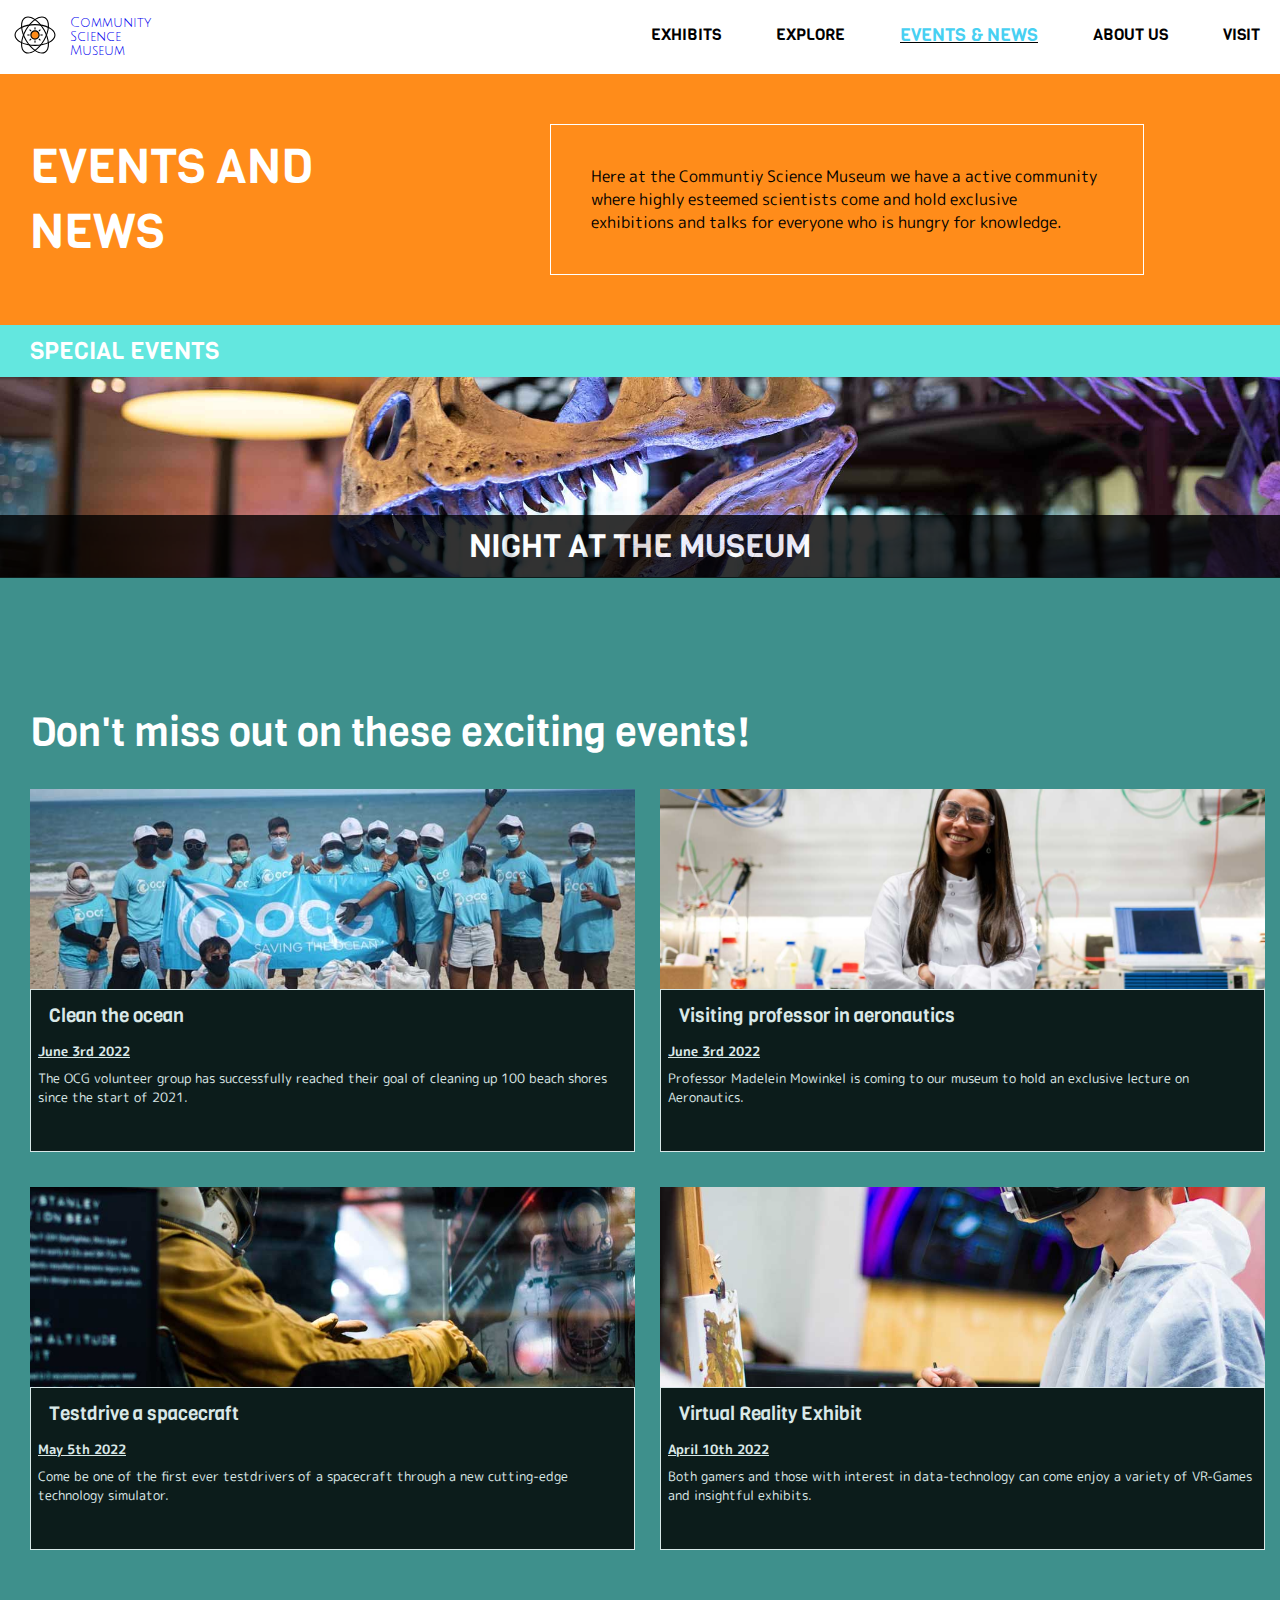
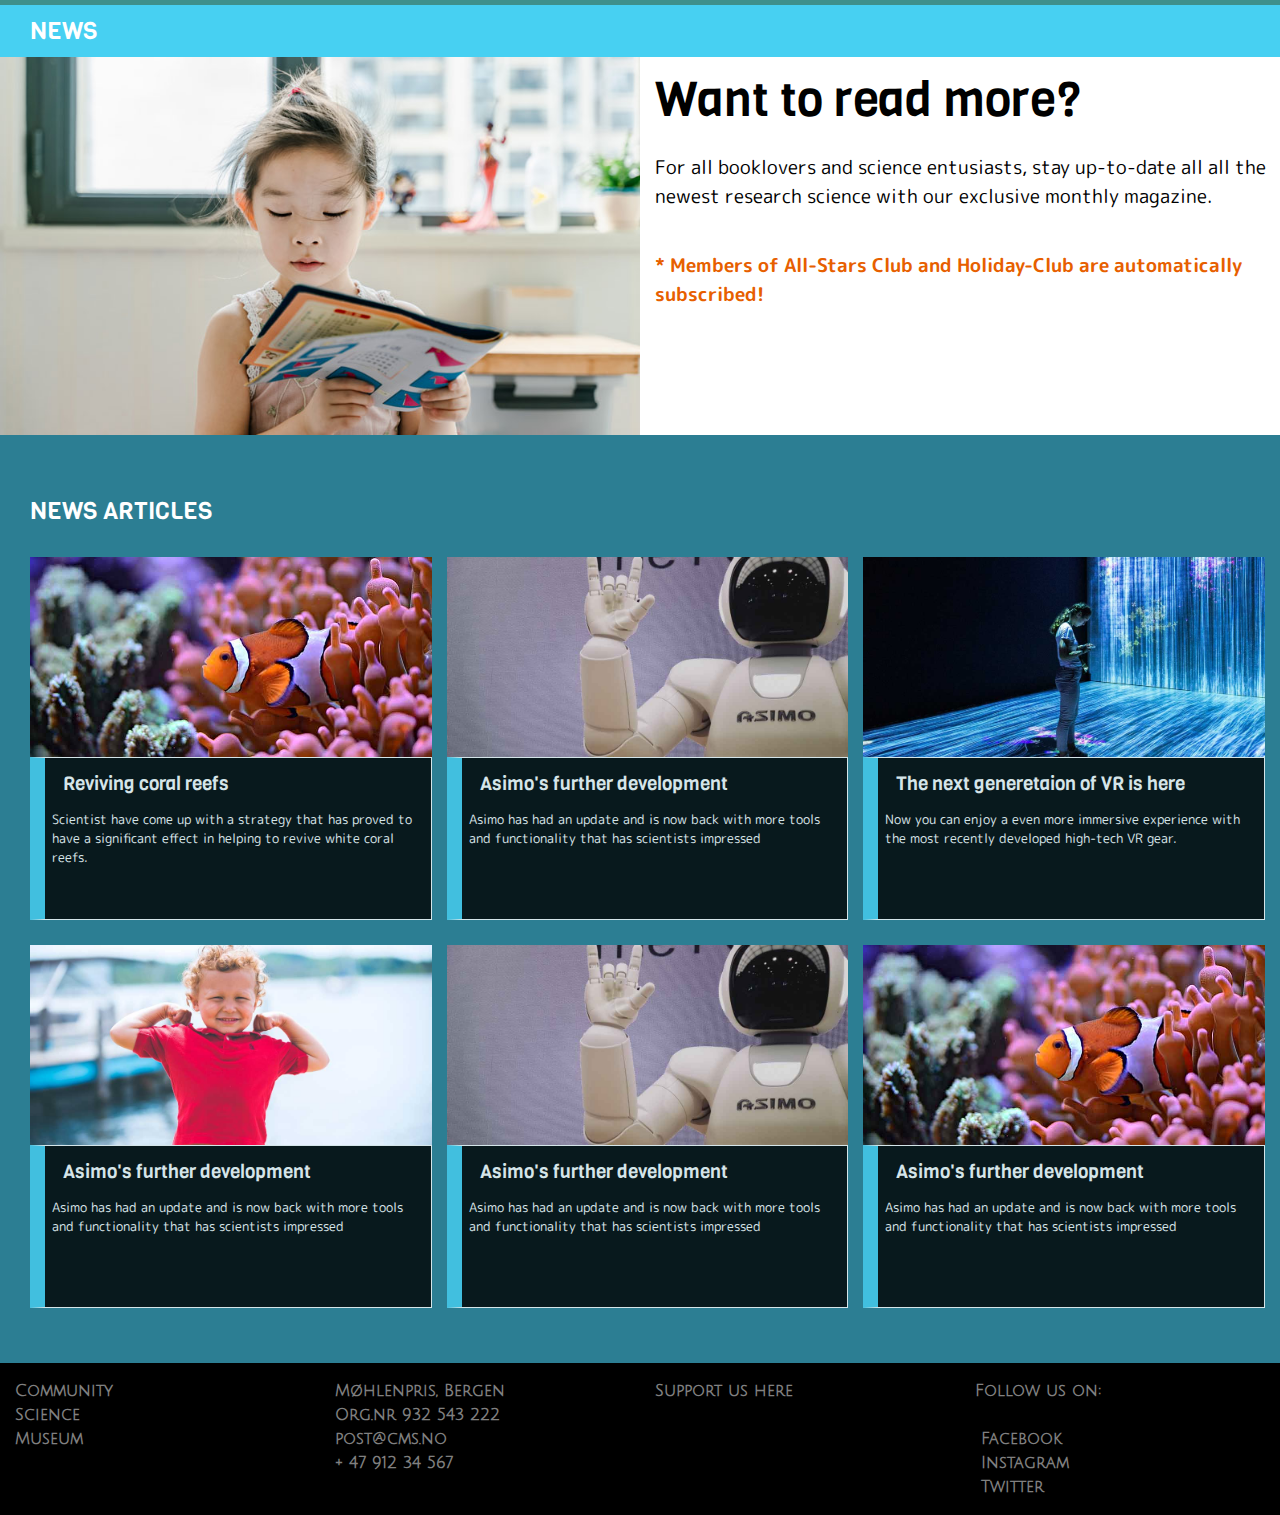
<file: special-events.html>
<!DOCTYPE html>
<html lang="en">
  <head>
    <meta charset="UTF-8" />
    <meta http-equiv="X-UA-Compatible" content="IE=edge" />
    <meta name="viewport" content="width=device-width, initial-scale=1.0" />
    <meta
      name="description"
      content="Overview of the events taking place at the Community Museum for December 2021. Find articles about the most recent and relevant scientific discoveries."
    />
    <link
      rel="stylesheet"
      href="https://use.fontawesome.com/releases/v5.15.4/css/all.css"
      integrity="sha384-DyZ88mC6Up2uqS4h/KRgHuoeGwBcD4Ng9SiP4dIRy0EXTlnuz47vAwmeGwVChigm"
      crossorigin="anonymous"
    />
    <link rel="preconnect" href="https://fonts.googleapis.com" />
    <link rel="preconnect" href="https://fonts.gstatic.com" crossorigin />
    <link
      href="https://fonts.googleapis.com/css2?family=Julius+Sans+One&family=M+PLUS+Rounded+1c:wght@300;500&family=Viga&display=swap"
      rel="stylesheet"
    />
    <link href="/styles.css" rel="stylesheet" />
    <title>Events and News | Community Science Museum</title>
  </head>

  <body>
    <header>
      <div class="pooper">
        <a href="/index.html"
          ><img
            id="logo"
            src="images/icon-1719742.svg"
            alt="Community Science Museum Logo."
        /></a>
        <a href="index.html">
          <ul id="title">
            <li>Community</li>
            <li>Science</li>
            <li>Museum</li>
          </ul></a
        >
      </div>

      <label for="hamburger-menu"><i class="fas fa-bars"></i></label>
      <input type="checkbox" id="hamburger-menu" />
      <nav>
        <ul class="top-menu">
          <li>
            <a class="menu-text" href="/exhibition-spaces.html">EXHIBITS</a>
          </li>
          <li><a class="menu-text" href="/explore.html">EXPLORE</a></li>
          <li class="events-page active-page">
            <a class="menu-text" href="/special-events.html">EVENTS & NEWS</a>
          </li>
          <li><a class="menu-text" href="/about.html">ABOUT US</a></li>
          <li><a class="menu-text" href="/visit.html">VISIT</a></li>
        </ul>
      </nav>
    </header>

    <main>
      <section class="infobox">
        <h1>EVENTS AND NEWS</h1>
        <p>
          Here at the Communtiy Science Museum we have a active community where
          highly esteemed scientists come and hold exclusive exhibitions and
          talks for everyone who is hungry for knowledge.
        </p>
      </section>
      <h2 class="headline lightblue">SPECIAL EVENTS</h2>
      <section class="lightblue-bg special-events-page">
        <div class="banner">
          <a href="explore.html">
            <div class="container">
              <img
                src="images/skeletondino.jpg"
                alt="A dinosaur skeleton display."
              />

              <h3>NIGHT AT THE MUSEUM</h3>
            </div>
          </a>
        </div>
        <h2 id="headline" class="padding30px">
          Don't miss out on these exciting events!
        </h2>
        <section class="events">
          <a href="explore.html">
            <div class="container">
              <img
                src="images/cleanupcrew.jpg"
                alt="A group of voulnteers cleaning up ocean shores"
              />
              <p class="cta">Learn more</p>
              <div class="eventbox">
                <h3>Clean the ocean</h3>
                <p class="date">June 3rd 2022</p>
                <p>
                  The OCG volunteer group has successfully reached their goal of
                  cleaning up 100 beach shores since the start of 2021.
                </p>
              </div>
            </div>
          </a>
          <a href="explore.html">
            <div class="container">
              <img
                src="images/scientist.jpg"
                alt="A smiling scientist inside a laboratorium"
              />
              <p class="cta">Learn more</p>
              <div class="eventbox">
                <h3>Visiting professor in aeronautics</h3>
                <p class="date">June 3rd 2022</p>
                <p>
                  Professor Madelein Mowinkel is coming to our museum to hold an
                  exclusive lecture on Aeronautics.
                </p>
              </div>
            </div>
          </a>
          <a href="explore.html">
            <div class="container">
              <img
                src="images/astronaut.jpg"
                alt="A brave astronaut preparing for take-off."
              />
              <p class="cta">Learn more</p>
              <div class="eventbox">
                <h3>Testdrive a spacecraft</h3>
                <p class="date">May 5th 2022</p>
                <p>
                  Come be one of the first ever testdrivers of a spacecraft
                  through a new cutting-edge technology simulator.
                </p>
              </div>
            </div>
          </a>
          <a href="explore.html">
            <div class="container">
              <img
                src="images/vr.jpg"
                alt="A boy playing a virtual reality painting game."
              />
              <p class="cta">Learn more</p>
              <div class="eventbox">
                <h3>Virtual Reality Exhibit</h3>
                <p class="date">April 10th 2022</p>
                <p>
                  Both gamers and those with interest in data-technology can
                  come enjoy a variety of VR-Games and insightful exhibits.
                </p>
              </div>
            </div>
          </a>
        </section>
      </section>

      <h2 class="headline darkblue">NEWS</h2>
      <section class="darkblue-bg">
        <section class="advertisement">
          <img
            src="images/reading.jpg"
            alt="A girl reading an interesting magazine"
          />
          <div>
            <h3>Want to read more?</h3>
            <p>
              For all booklovers and science entusiasts, stay up-to-date all all
              the newest research science with our exclusive monthly magazine.
            </p>
            <p>
              * Members of All-Stars Club and Holiday-Club are automatically
              subscribed!
            </p>
          </div>
        </section>

        <h2 id="newsline">NEWS ARTICLES</h2>

        <section class="article-section">
          <a href="explore.html">
            <div class="container">
              <img
                src="images/clownfish.jpg"
                alt="A clownfish peaking it's head out from the safety of the coral reef."
              />
              <p class="cta">Learn more</p>
              <div class="textbox darkblue-border">
                <h3>Reviving coral reefs</h3>
                <p>
                  Scientist have come up with a strategy that has proved to have
                  a significant effect in helping to revive white coral reefs.
                </p>
              </div>
            </div>
          </a>
          <a href="explore.html">
            <div class="container">
              <img
                src="images/asimohello.jpg"
                alt="A robot doing a friendly greeting."
              />
              <p class="cta">Learn more</p>
              <div class="textbox darkblue-border">
                <h3>Asimo's further development</h3>
                <p>
                  Asimo has had an update and is now back with more tools and
                  functionality that has scientists impressed
                </p>
              </div>
            </div>
          </a>
          <a href="explore.html">
            <div class="container">
              <img
                src="images/interactivebluecut.jpg"
                alt="A girl standing inside a exhibition-room filled with blue lights."
              />
              <p class="cta">Learn more</p>
              <div class="textbox darkblue-border">
                <h3>The next generetaion of VR is here</h3>
                <p>
                  Now you can enjoy a even more immersive experience with the
                  most recently developed high-tech VR gear.
                </p>
              </div>
            </div>
          </a>
          <a href="explore.html">
            <div class="container">
              <img
                src="images/strongkid.jpg"
                alt="A happy young boy looking strong and healthy."
              />
              <p class="cta">Learn more</p>
              <div class="textbox darkblue-border">
                <h3>Asimo's further development</h3>
                <p>
                  Asimo has had an update and is now back with more tools and
                  functionality that has scientists impressed
                </p>
              </div>
            </div>
          </a>
          <a href="explore.html">
            <div class="container">
              <img
                src="images/asimohello.jpg"
                alt="A robot doing a friendly greeting."
              />
              <p class="cta">Learn more</p>
              <div class="textbox darkblue-border">
                <h3>Asimo's further development</h3>
                <p>
                  Asimo has had an update and is now back with more tools and
                  functionality that has scientists impressed
                </p>
              </div>
            </div>
          </a>
          <a href="explore.html">
            <div class="container">
              <img
                src="images/clownfish.jpg"
                alt="A clownfish peaking it's head out from the safety of the coral reef."
              />
              <p class="cta">Learn more</p>
              <div class="textbox darkblue-border">
                <h3>Asimo's further development</h3>
                <p>
                  Asimo has had an update and is now back with more tools and
                  functionality that has scientists impressed
                </p>
              </div>
            </div>
          </a>
        </section>
      </section>
    </main>

    <footer>
      <ul class="desktop-tablet">
        <li>Community</li>
        <li>Science</li>
        <li>Museum</li>
      </ul>
      <h3 class="mobile">Community Science Museum</h3>
      <ul class="1st-footer-list">
        <li>Møhlenpris, Bergen</li>
        <li>Org.nr 932 543 222</li>
        <li>post@cms.no</li>
        <li>+ 47 912 34 567</li>
      </ul>
      <ul class="2nd-footer-list">
        <li class="link">Support us here</li>
      </ul>
      <ul class="3rd-footer-list">
        <li>Follow us on:</li>
        <li>&nbsp;</li>
        <li class="link"><i class="fab fa-facebook"></i> &nbsp;Facebook</li>
        <li class="link"><i class="fab fa-instagram"></i> &nbsp;Instagram</li>
        <li class="link"><i class="fab fa-twitter"></i> &nbsp;Twitter</li>
      </ul>
    </footer>
  </body>
</html>
</file>
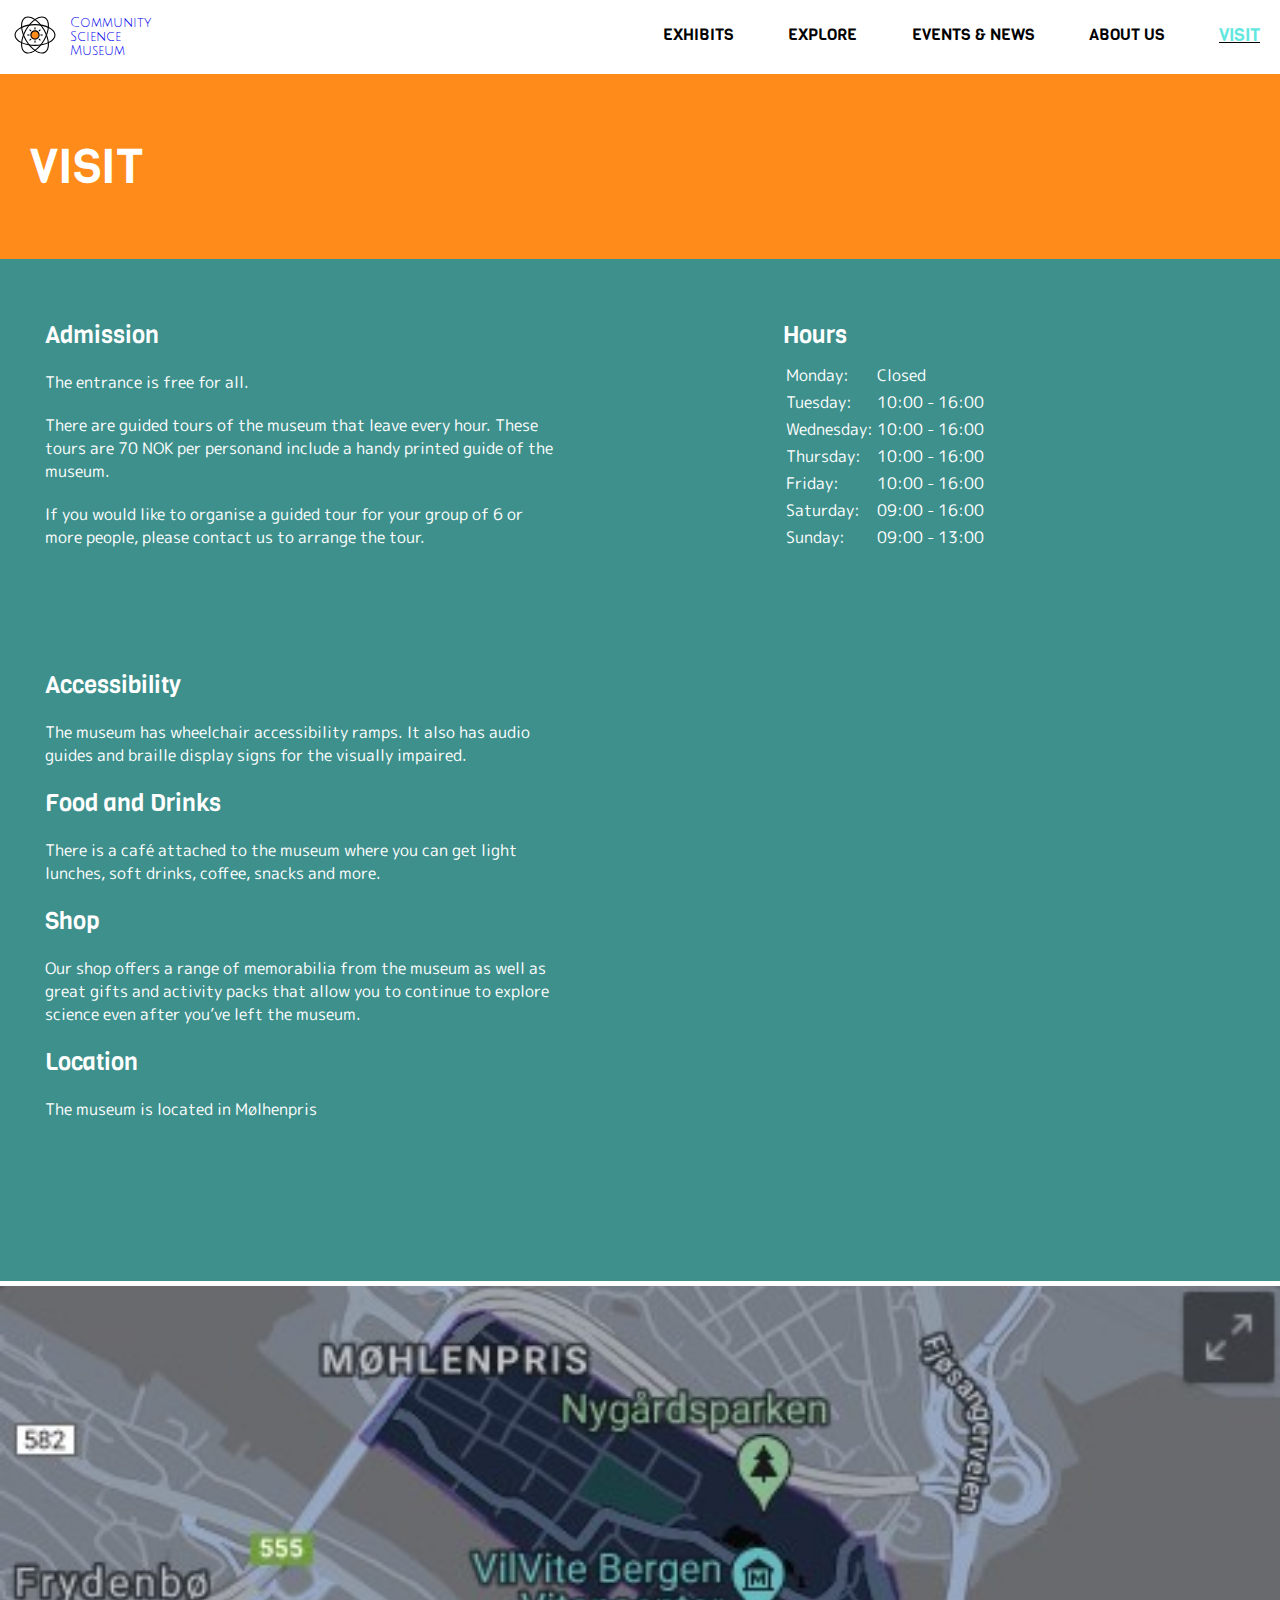
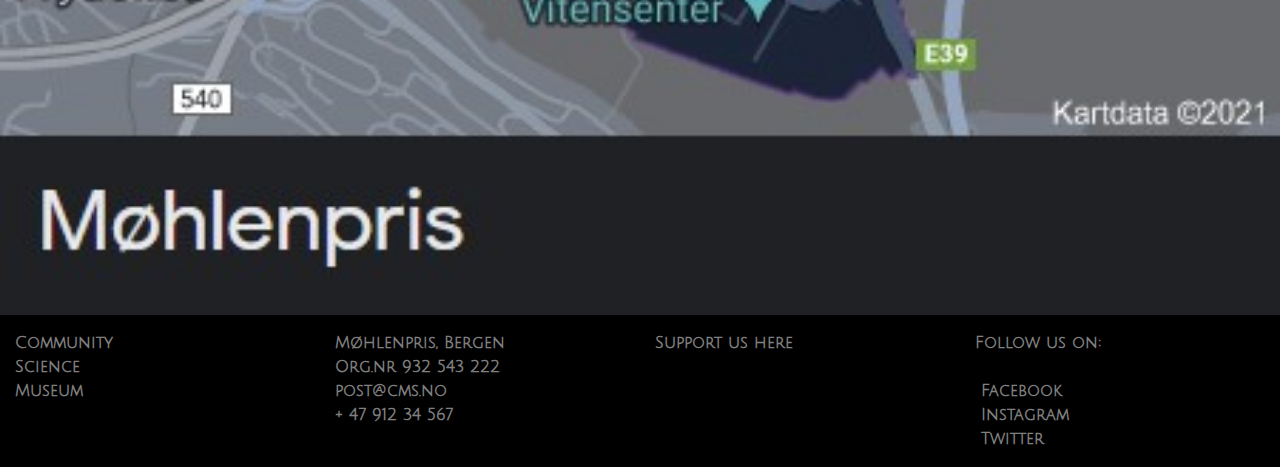
<file: visit.html>
<!DOCTYPE html>
<html lang="en">
  <head>
    <meta charset="UTF-8" />
    <meta http-equiv="X-UA-Compatible" content="IE=edge" />
    <meta name="viewport" content="width=device-width, initial-scale=1.0" />
    <meta
      name="description"
      content="The Community Science Museum is located in Møhlenpris in Bergen. The museum is open every day and of free admission."
    />
    <link
      rel="stylesheet"
      href="https://use.fontawesome.com/releases/v5.15.4/css/all.css"
      integrity="sha384-DyZ88mC6Up2uqS4h/KRgHuoeGwBcD4Ng9SiP4dIRy0EXTlnuz47vAwmeGwVChigm"
      crossorigin="anonymous"
    />
    <link rel="preconnect" href="https://fonts.googleapis.com" />
    <link rel="preconnect" href="https://fonts.gstatic.com" crossorigin />
    <link
      href="https://fonts.googleapis.com/css2?family=Julius+Sans+One&family=M+PLUS+Rounded+1c:wght@300;500&family=Viga&display=swap"
      rel="stylesheet"
    />
    <link href="/styles.css" rel="stylesheet" />
    <title>Visit | Community Science Museum</title>
  </head>

  <body>
    <header>
      <div class="pooper">
        <a href="/index.html"
          ><img
            id="logo"
            src="images/icon-1719742.svg"
            alt="Community Science Museum Logo."
        /></a>
        <a href="index.html">
          <ul id="title">
            <li>Community</li>
            <li>Science</li>
            <li>Museum</li>
          </ul></a
        >
      </div>

      <label for="hamburger-menu"><i class="fas fa-bars"></i></label>
      <input type="checkbox" id="hamburger-menu" />
      <nav>
        <ul class="top-menu">
          <li>
            <a class="menu-text" href="/exhibition-spaces.html">EXHIBITS</a>
          </li>
          <li><a class="menu-text" href="/explore.html">EXPLORE</a></li>
          <li>
            <a class="menu-text" href="/special-events.html">EVENTS & NEWS</a>
          </li>
          <li><a class="menu-text" href="/about.html">ABOUT US</a></li>
          <li class="visit-page active-page">
            <a class="menu-text" href="/visit.html">VISIT</a>
          </li>
        </ul>
      </nav>
    </header>

    <main class="visit">
      <section class="infobox">
        <h1>VISIT</h1>
      </section>
      <section class="lightblue-bg admission bulk-text padding30px">
        <h2>Admission</h2>
        <p>The entrance is free for all.</p>
        <p>
          There are guided tours of the museum that leave every hour. These
          tours are 70 NOK per personand include a handy printed guide of the
          museum.
        </p>
        <p>
          If you would like to organise a guided tour for your group of 6 or
          more people, please contact us to arrange the tour.
        </p>
      </section>
      <section class="lightblue-bg hours bulk-text">
        <h2>Hours</h2>
        <table>
          <tbody>
            <tr>
              <td>Monday:</td>
              <td>Closed</td>
            </tr>
            <tr>
              <td>Tuesday:</td>
              <td>10:00 - 16:00</td>
            </tr>
            <tr>
              <td>Wednesday:</td>
              <td>10:00 - 16:00</td>
            </tr>
            <tr>
              <td>Thursday:</td>
              <td>10:00 - 16:00</td>
            </tr>
            <tr>
              <td>Friday:</td>
              <td>10:00 - 16:00</td>
            </tr>
            <tr>
              <td>Saturday:</td>
              <td>09:00 - 16:00</td>
            </tr>
            <tr>
              <td>Sunday:</td>
              <td>09:00 - 13:00</td>
            </tr>
          </tbody>
        </table>
      </section>
      <section class="lightblue-bg access bulk-text padding30px">
        <h2>Accessibility</h2>
        <p>
          The museum has wheelchair accessibility ramps. It also has audio
          guides and braille display signs for the visually impaired.
        </p>
        <h2>Food and Drinks</h2>
        <p>
          There is a café attached to the museum where you can get light
          lunches, soft drinks, coffee, snacks and more.
        </p>
        <h2>Shop</h2>
        <p>
          Our shop offers a range of memorabilia from the museum as well as
          great gifts and activity packs that allow you to continue to explore
          science even after you’ve left the museum.
        </p>
        <h2>Location</h2>
        <p>The museum is located in Mølhenpris</p>
      </section>
      <div class="lightblue-bg location bulk-text">
        <img
          src="images/map.jpg"
          alt="Link to show map and directions to the museum"
        />
      </div>
    </main>

    <footer>
      <ul class="desktop-tablet">
        <li>Community</li>
        <li>Science</li>
        <li>Museum</li>
      </ul>
      <h3 class="mobile">Community Science Museum</h3>
      <ul class="1st-footer-list">
        <li>Møhlenpris, Bergen</li>
        <li>Org.nr 932 543 222</li>
        <li>post@cms.no</li>
        <li>+ 47 912 34 567</li>
      </ul>
      <ul class="2nd-footer-list">
        <li class="link">Support us here</li>
      </ul>
      <ul class="3rd-footer-list">
        <li>Follow us on:</li>
        <li>&nbsp;</li>
        <li class="link"><i class="fab fa-facebook"></i> &nbsp;Facebook</li>
        <li class="link"><i class="fab fa-instagram"></i> &nbsp;Instagram</li>
        <li class="link"><i class="fab fa-twitter"></i> &nbsp;Twitter</li>
      </ul>
    </footer>
  </body>
</html>
</file>
<file: styles.css>
body {
  width: 100%;
  max-width: 1280px;
  margin: 0 auto;
  background-color: black;
}

* {
  list-style-type: none;
  text-decoration: none;
}

.infobox,
main,
.hero,
.container,
.quiz-container,
.exhibit-space,
.button,
.location,
.headline {
  display: flex;
  flex-direction: column;
}

header {
  position: sticky;
  top: 0;
  background-color: white;
  z-index: 1;
}

.pooper ul,
.pooper a,
.pooper li {
  padding: 0;
  margin: 0;
}

.pooper a:active,
.pooper a:hover {
  transform: none;
  color: black;
}

.pooper {
  display: flex;
  align-items: center;
  font-size: 0.8rem;
}

#logo {
  width: 70px;
}

.fas {
  align-items: center;
}

.active-page {
  text-decoration: underline;
  font-size: 0.9rem;
}

.exhibit-page a {
  color: #ff8c1a;
}

.explore-page a {
  color: #b0d200;
}

.events-page a {
  color: #47d0f2;
}

.about-page a {
  color: #e75f00;
}

.visit-page a {
  color: #63e7df;
}

.link:hover,
link:active {
  text-decoration: underline;
  color: #ff8c1a;
}

nav ul {
  display: grid;
  justify-content: center;
  padding: 0;
  margin: 0;
  padding: 20px 0;
}

nav li {
  line-height: 30px;
}

.menu-text {
  padding: 8px;
  text-align: center;
  color: black;
}

#hamburger-menu,
nav,
.desktop,
.desktop-tablet {
  display: none;
}

#hamburger-menu:checked ~ nav {
  display: block;
}

label[for="hamburger-menu"] {
  font-size: 2.6em;
  position: absolute;
  right: 15px;
  top: 15px;
}

.cta,
.herocta {
  background-color: #b0d200;
  color: white;
  max-width: 30%;
  padding: 3px 5px;
  transform-origin: bottom;
}

.herocta {
  position: relative;
  display: inline-block;
  max-width: 200px;
  top: -100px;
  text-align: center;
  text-transform: uppercase;
  padding: 7px 20px;
  transition-duration: 200ms;
}

.eventbox,
.textbox,
.hoverbox {
  background-color: black;
  opacity: 0.8;
  color: white;
  max-width: 100%;
  overflow: hidden;
  border: 1px solid white;
  padding: 3px;
}

.eventbox p,
.textbox p {
  padding: 4px;
  font-size: 0.82rem;
}

.eventbox p:first-of-type {
  font-weight: bolder;
  text-decoration: underline;
}

.hero .textbox,
.hoverbox {
  position: relative;
  top: -39px;
}

.aligned,
h1,
h2,
h3,
p {
  padding-top: 10px;
  padding-bottom: 10px;
  margin: 0;
  color: white;
}

h1,
h2,
h3,
.cta,
a {
  font-family: "Viga", sans-serif;
  font-weight: normal;
}

p,
ol li,
.hours {
  font-family: "M PLUS Rounded 1c", sans-serif;
}

li {
  font-family: "Julius Sans One", sans-serif;
}

a:active {
  transform: scale(0.95, 0.95);
}

footer {
  display: grid;
  grid-template-columns: 1fr;
  max-width: 100%;
  background-color: black;
  color: grey;
  font-weight: bolder;
}

footer ul,
li,
.title,
footer img,
.visit p,
.visit h2,
table,
#about h2,
#about p,
.advertisement p,
.advertisement h3,
h3,
h2,
p {
  padding-left: 15px;
}

footer img {
  width: 50px;
}

footer li {
  padding: 3px 0;
}

.bulk-text {
  padding: 50px 0 50px 0;
}

/* HOME */

.container {
  align-items: flex-end;
  transition-duration: 200ms;
  padding: 0;
}

.additionalsss .container h3 {
  top: -100px;
}

.additionalsss .container {
  transform: scale(1, 1);
}

.banner div {
  position: relative;
  top: -50px;
  padding: 0;
}

.banner h3 {
  text-align: center;
  font-size: 2rem;
  background-color: black;
  opacity: 0.8;
  position: relative;
  top: -63px;
  width: 100%;
  padding: 10px 0;
}

.container img,
.quiz-container img,
.explore-section img {
  height: 200px;
  width: 100%;
  object-fit: cover;
}

.container > .cta,
.container > div {
  position: relative;
  top: -28px;
}

.hero {
  align-items: center;
  margin: 0 0 -39px 0;
}

.hero img {
  margin-bottom: 4px;
  max-width: 100%;
}

.headline {
  align-items: center;
  padding: 10px;
}

.headline a:last-of-type,
.headline h2:hover {
  color: white;
  text-decoration: underline;
}

.infobox {
  background-color: #ff8c1a;
  padding: 50px 0;
  align-items: center;
}

.infobox p {
  color: black;
  border: 1px solid white;
  width: 70%;
  margin: auto;
  font-size: 1rem;
  padding: 15px;
}

.red {
  background-color: #e75f00;
}

.red-border {
  border-left: 15px solid #e75f00;
}

.darkred-bg {
  background-color: #883901;
  padding: 50px 0 50px 0;
}

.lightblue {
  background-color: #63e7df;
}

.lightblue-bg {
  background-color: #3e908c;
  padding: 50px 0 50px 0;
}

.light-border {
  border-left: 15px solid #63e7df;
}

.darkblue {
  background-color: #47d0f2;
}

.darkblue-bg {
  background-color: #2c7e93;
  padding: 50px 0 50px 0;
}

.darkblue-border {
  border-left: 15px solid #47d0f2;
}

/* EXHIBITION SPACES */

.exhibit-space img {
  max-height: 500px;
  width: 100%;
  object-fit: cover;
}

.exhibit-space > h2 {
  padding: 10px 0 10px 15px;
  background-color: black;
  opacity: 0.8;
}

/* GET INVOLVED */

.button {
  padding: 35px;
  text-align: center;
  align-items: center;
}

.button-1 {
  background-color: #63e7df;
}

.button-2 {
  background-color: #47d0f2;
}

.button-3 {
  background-color: #2c7e93;
}

.button p {
  border: 1px solid white;
  width: 45%;
}

.button:active {
  opacity: 0.9;
  border: 1px solid white;
}

.buttons {
  display: grid;
  grid-template-columns: 1fr;
}

.container:active {
  transform: scale(0.95, 0.95);
}

.special-event {
  background-color: #3e908c;
}

.quiz-cta {
  max-width: 100%;
}

.quiz-textbox {
  height: 100px;
  margin-bottom: 20px;
}

.quiz-textbox p:last-of-type {
  font-weight: bolder;
  color: #e75f00;
}

.quiz-side > p {
  color: black;
  font-size: 0.8rem;
  position: relative;
  top: -25px;
}

.quiz-side ol {
  background-color: #2c7e93;
  padding: 5px 0;
}

.quiz-side ol li {
  text-align: center;
  color: white;
  list-style-type: none;
  padding: 0;
}

aside i {
  color: #ff8c1a;
}

aside {
  padding: 0 50px;
  border: 10px solid #2c7e93;
  background-color: #63e7df;
}

.advertisement {
  position: relative;
  top: -50px;
}

.advertisement div h3 {
  font-size: 2rem;
}

.advertisement div p:last-of-type {
  color: #e75f00;
  font-weight: bolder;
}

.advertisement * {
  max-width: 100%;
  max-height: 100%;
  background-color: white;
  color: black;
}

.location img {
  width: 100%;
  position: relative;
  top: 50px;
  border-top: 5px solid white;
}

.hours {
  grid-area: hours;
  padding: 0 20px 0 0px;
  color: white;
  padding-top: 50px;
}

@media screen and (min-width: 640px) {
  .mobile,
  label[for="hamburger-menu"] {
    display: none;
  }

  .articles,
  .article-section,
  h1,
  .events,
  #newsline,
  .headline,
  .additional,
  .additionalsss,
  .padding30px,
  .location p,
  .location h2,
  .explore-together {
    padding-left: 30px;
  }

  .desktop-tablet {
    display: block;
  }

  #title,
  .advertisement div p {
    font-size: 0.8rem;
    display: block;
  }

  header,
  .top-menu {
    display: flex;
    flex-direction: row;
    font-size: 0.8rem;
  }

  nav {
    display: flex;
    width: 90%;
    justify-content: flex-end;
  }

  .hero {
    align-items: flex-start;
    margin: 0 0 -197px 0;
  }

  .hoverbox {
    position: relative;
    top: -260px;
    left: 50px;
    width: 50%;
    height: 150px;
  }

  .herocta {
    top: -60px;
    left: 50px;
  }

  .container {
    display: block;
    padding: 20px 15px 0px 0;
  }

  .container > .cta,
  .container > div {
    position: relative;
    top: -32px;
  }

  .explore-together,
  .explore-section,
  .articles {
    display: grid;
    grid-template-columns: 1fr 1fr;
    gap: 10px;
  }

  .special-events-page {
    display: grid;
    grid-template-rows: auto auto;
    grid-template-areas:
      "banner banner"
      "headline headline"
      "events events"
      "events events";
  }

  .news-section {
    display: grid;
    grid-template-rows: auto;
    grid-template-areas:
      "advert advert advert"
      "article article article"
      "article article article"
      "article article article";
  }

  .special-event {
    padding-top: 50px;
    display: grid;
    background-color: #3e908c;
    grid-template-columns: 60% auto;
    grid-template-rows: auto;
    grid-template-areas:
      "events quiz"
      "events . "
      "additional additional";
    gap: 10px;
  }

  .quiz-container img {
    max-height: 150px;
  }

  .quiz-side {
    grid-area: quiz;
    background-color: #63e7df;
    padding: 20px;
  }

  .additional {
    grid-area: additional;
  }

  .events {
    display: grid;
    grid-template-columns: 1fr 1fr;
    grid-area: events;
  }

  .article-section {
    display: grid;
    grid-template-columns: 1fr 1fr;
    grid-area: article;
  }

  .banner {
    max-width: 100%;
    grid-area: banner;
  }

  .banner h3 {
    top: -67px;
  }

  #headline {
    font-size: 2.5rem;
    grid-area: headline;
  }

  .advertisement {
    background-color: white;
    display: grid;
    grid-template-columns: 1fr 1fr;
    grid-template-rows: auto;
    grid-area: advert;
  }

  .advertisement div h3 {
    font-size: 1.3rem;
  }

  .events-index .container {
    padding-left: 30px;
  }

  ol,
  ol li {
    padding: 0 0 0 20px;
    margin-bottom: 5px;
    list-style-type: decimal;
  }

  .bulk-text p {
    width: 70%;
  }

  footer {
    display: grid;
    grid-template-columns: 1fr 1fr 1fr 1fr;
    max-width: 100%;
  }

  .exhibit-space > h2 {
    color: white;
    font-size: 6rem;
    opacity: 0.9;
  }

  .buttons {
    padding: 0 126.7px 0 126.7px;
    display: grid;
    grid-template-columns: 1fr;
    gap: 15px;
    padding-bottom: 50px;
    background-color: #ff8c1a;
  }

  .visit {
    display: grid;
    grid-template-columns: 1fr 40%;
    grid-template-rows: auto;
    grid-template-areas:
      "info info"
      "admission hours"
      "access hours"
      "location location";
  }

  .access {
    grid-area: access;
  }

  .infobox {
    grid-area: info;
  }

  .location {
    grid-area: location;
  }

  .textbox,
  .eventbox {
    height: 155px;
  }

  .additional .textbox {
    top: -5px;
  }
}

@media screen and (min-width: 1007px) {
  .exhibit-space img {
    max-height: 800px;
    width: 100%;
    object-fit: cover;
  }

  .desktop {
    display: block;
  }

  .container .cta,
  .headline a:last-of-type {
    display: none;
  }

  .container div {
    top: -5px;
  }

  .container {
    transition-delay: 200ms;
  }

  .clubs-desktop {
    font-size: 2rem;
  }

  .explore-together {
    padding: 30px;
  }

  .articles,
  .news-section {
    display: grid;
    grid-template-columns: 1fr 1fr 1fr;
  }

  .explore-section,
  .articles,
  .news-section,
  .events {
    gap: 10px;
  }

  .special-event {
    background-color: #3e908c;
    grid-template-columns: auto auto 5% 30%;
    grid-template-rows: 350px 450px 400px 400px;
    grid-template-areas:
      "event event . quiz"
      "event event . quiz"
      " additional additional additinal quiz"
      "ad ad ad ad";
  }

  .article-section {
    grid-template-columns: 1fr 1fr 1fr;
  }

  .additionalsss {
    grid-area: ad;
  }

  .events {
    grid-template-columns: 1fr 1fr;
  }

  .events-index {
    display: grid;
    grid-template-columns: 1fr 1fr;
    grid-area: event;
  }

  .hoverbox {
    position: relative;
    top: -390px;
    left: 100px;
    font-size: 1.2rem;
    padding: 20px;
  }

  .hoverbox h3 {
    font-size: 1.8rem;
  }

  .herocta {
    top: -130px;
    left: 100px;
    font-size: 2rem;
  }

  .hero {
    margin: 0 0 -253px 0;
  }

  .headline,
  .infobox {
    align-items: flex-start;
    flex-direction: row;
  }

  .headline h2 {
    font-size: 2rem;
  }

  .infobox p {
    max-width: 40%;
    font-size: 1rem;
    padding: 40px;
  }

  h1,
  .get-involved-title {
    font-size: 3rem;
    max-width: 30%;
  }

  .menu-text {
    font-size: 1rem;
    padding: 10px 20px;
  }

  .container:hover,
  .button:hover {
    transform: scale(1.01, 1.01);
  }

  .articles .container:hover,
  .herocta:hover,
  .headline h2:hover {
    transform: scale(1.05, 1.05);
  }

  .active-page a {
    font-size: 1.1rem;
  }

  .buttons {
    padding: 0 15px 0 15px;
    display: grid;
    grid-template-columns: 1fr 1fr 1fr;
    gap: 17px;
    padding-bottom: 100px;
  }

  .button p {
    width: 80%;
  }

  .button {
    transition-duration: 500ms;
  }

  .button:hover,
  .quiz-cta:hover {
    background-image: linear-gradient(145deg, #2c7e93, #47d0f2);
  }

  .container .red-border {
    top: -11px;
  }

  .advertisement div h3 {
    font-size: 3rem;
  }

  .advertisement div p {
    font-size: 1.2rem;
  }

  .advertisement div p:last-of-type {
    margin-top: 20px;
  }
}
</file>
